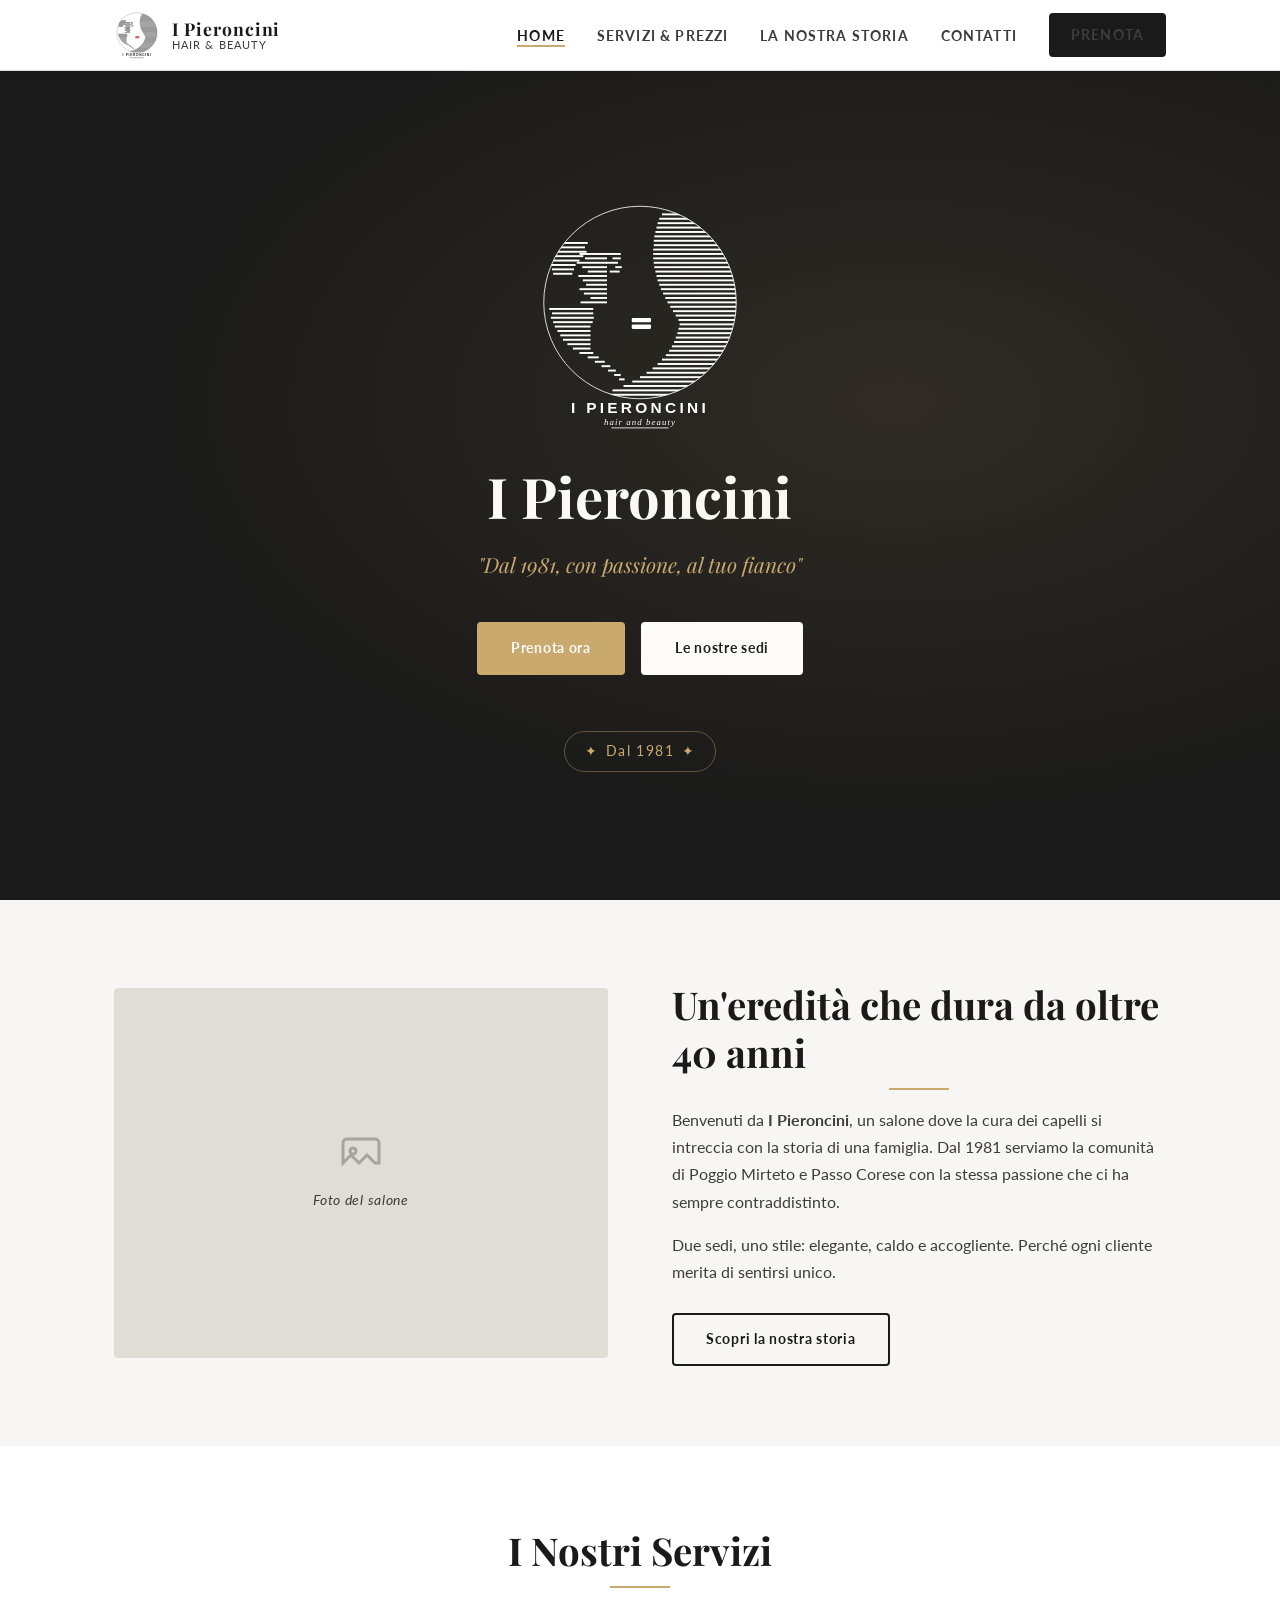
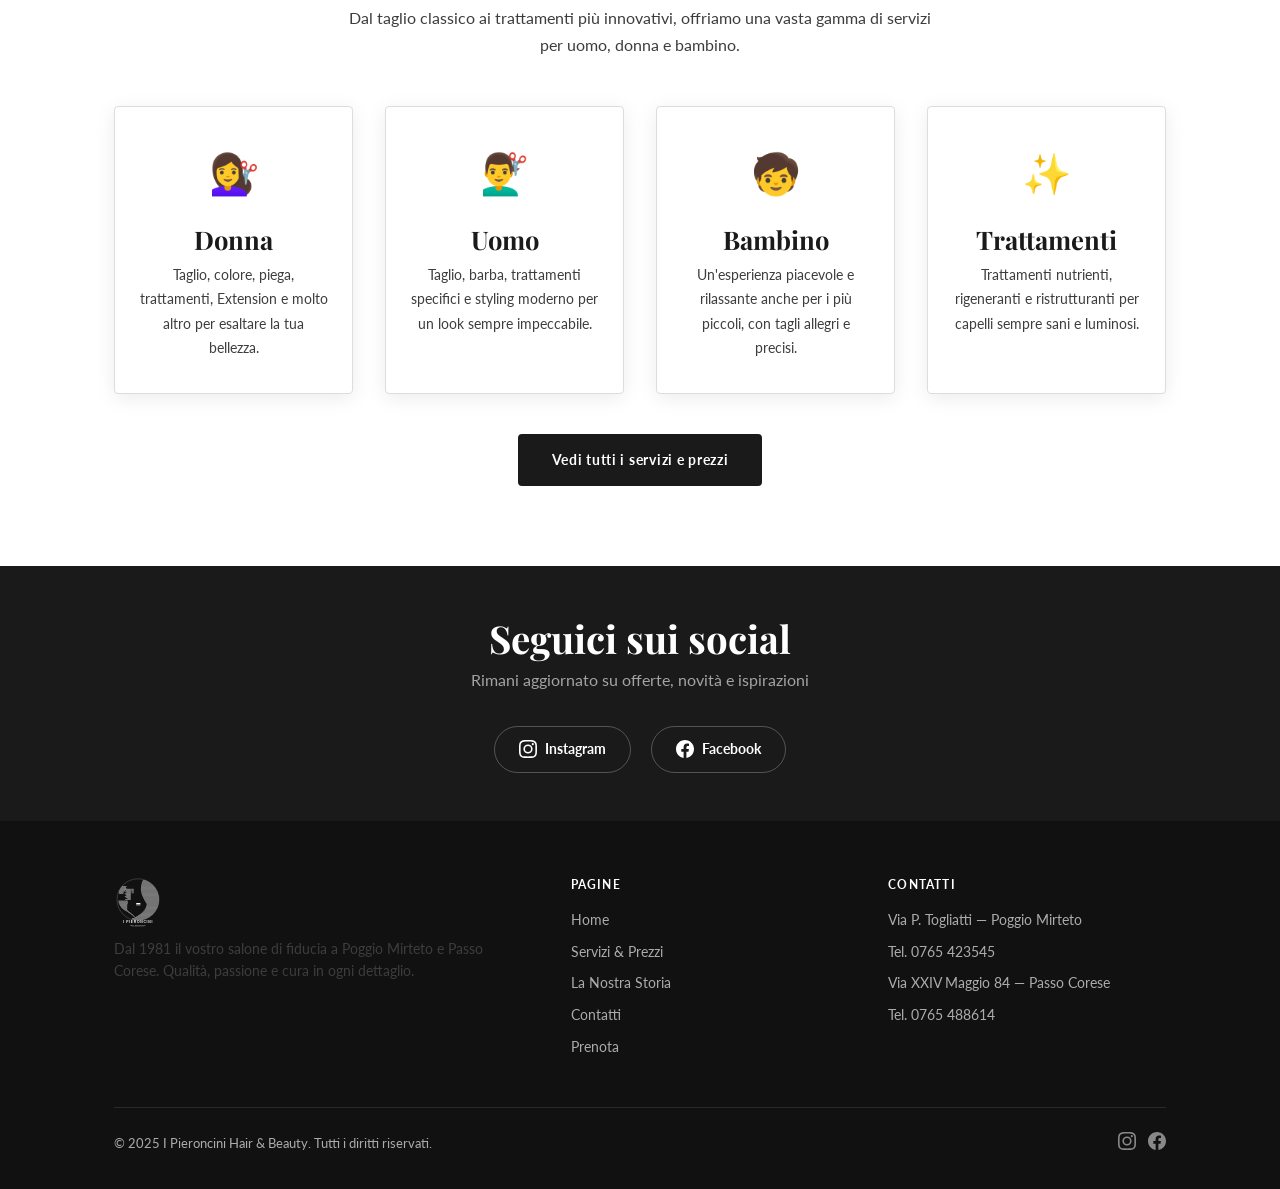
<file: index.html>
<!DOCTYPE html>
<html lang="it">
<head>
  <meta charset="UTF-8"/>
  <meta name="viewport" content="width=device-width, initial-scale=1.0"/>
  <meta name="description" content="I Pieroncini Hair and Beauty — Salone di parrucchieri dal 1981 a Poggio Mirteto e Passo Corese. Taglio, colore, trattamenti per uomo, donna e bambino."/>
  <title>I Pieroncini — Hair and Beauty</title>

  <!-- Favicon SVG -->
  <link rel="icon" type="image/svg+xml" href="img/logo.svg"/>

  <!-- Fonts -->
  <link rel="preconnect" href="https://fonts.googleapis.com"/>
  <link rel="preconnect" href="https://fonts.gstatic.com" crossorigin/>
  <link href="https://fonts.googleapis.com/css2?family=Playfair+Display:ital,wght@0,400;0,600;0,700;1,400&family=Lato:wght@300;400;700&display=swap" rel="stylesheet"/>

  <!-- Stylesheet -->
  <link rel="stylesheet" href="css/style.css"/>
</head>
<body class="page-offset">

  <!-- =============================================
       HEADER — condiviso su tutte le pagine
       ============================================= -->
  <header class="site-header">
    <nav class="navbar" aria-label="Navigazione principale">

      <!-- Logo -->
      <a href="index.html" class="navbar-logo" aria-label="I Pieroncini — torna alla home">
        <img src="img/logo.svg" alt="Logo I Pieroncini" width="48" height="48"/>
        <span class="logo-text">
          <span class="logo-name">I Pieroncini</span>
          <span class="logo-sub">Hair &amp; Beauty</span>
        </span>
      </a>

      <!-- Desktop links -->
      <ul class="nav-links" role="list">
        <li><a href="index.html">Home</a></li>
        <li><a href="servizi.html">Servizi &amp; Prezzi</a></li>
        <li><a href="storia.html">La Nostra Storia</a></li>
        <li><a href="contatti.html">Contatti</a></li>
        <li><a href="prenota.html" class="btn btn-primary">Prenota</a></li>
      </ul>

      <!-- Hamburger (mobile) -->
      <button class="hamburger" aria-label="Apri menu" aria-expanded="false">
        <span></span><span></span><span></span>
      </button>
    </nav>

    <!-- Mobile drawer -->
    <nav class="nav-mobile" aria-label="Navigazione mobile">
      <a href="index.html">Home</a>
      <a href="servizi.html">Servizi &amp; Prezzi</a>
      <a href="storia.html">La Nostra Storia</a>
      <a href="contatti.html">Contatti</a>
      <a href="prenota.html">Prenota</a>
    </nav>
  </header>

  <!-- =============================================
       HERO
       ============================================= -->
  <section class="hero">
    <div class="container">
      <img src="img/logo.svg" alt="I Pieroncini logo" class="hero-logo"/>
      <h1>I Pieroncini</h1>
      <!-- TODO: sostituire con testo reale -->
      <p class="hero-motto">"Dal 1981, con passione, al tuo fianco"</p>
      <div class="hero-cta">
        <a href="prenota.html" class="btn btn-champagne">Prenota ora</a>
        <a href="contatti.html" class="btn btn-outline btn-white">Le nostre sedi</a>
      </div>
      <!-- Badge "Dal 1981" -->
      <div class="hero-badge">
        <span>✦</span>
        <span>Dal 1981</span>
        <span>✦</span>
      </div>
    </div>
  </section>

  <!-- =============================================
       CHI SIAMO — breve presentazione
       ============================================= -->
  <section class="about-strip">
    <div class="container">
      <div class="about-grid">
        <!-- Immagine placeholder -->
        <div class="img-placeholder reveal">
          <!-- TODO: sostituire con foto reale del salone -->
          <svg viewBox="0 0 24 24" xmlns="http://www.w3.org/2000/svg"><path d="M21 15V5a2 2 0 0 0-2-2H5a2 2 0 0 0-2 2v10l4-4 4 4 4-4 4 4z" fill="none" stroke="currentColor" stroke-width="1.5"/><circle cx="8" cy="9" r="1.5" fill="none" stroke="currentColor" stroke-width="1.5"/></svg>
          <span>Foto del salone</span>
        </div>

        <div class="reveal reveal-delay-2">
          <h2>Un'eredità che dura da oltre 40 anni</h2>
          <span class="divider"></span>
          <!-- TODO: sostituire con testo reale -->
          <p>Benvenuti da <strong>I Pieroncini</strong>, un salone dove la cura dei capelli si intreccia con la storia di una famiglia. Dal 1981 serviamo la comunità di Poggio Mirteto e Passo Corese con la stessa passione che ci ha sempre contraddistinto.</p>
          <p>Due sedi, uno stile: elegante, caldo e accogliente. Perché ogni cliente merita di sentirsi unico.</p>
          <a href="storia.html" class="btn btn-outline" style="margin-top:.75rem">Scopri la nostra storia</a>
        </div>
      </div>
    </div>
  </section>

  <!-- =============================================
       SERVIZI — anteprima
       ============================================= -->
  <section>
    <div class="container">
      <h2 class="section-title reveal">I Nostri Servizi</h2>
      <span class="divider reveal reveal-delay-1"></span>
      <p class="section-subtitle reveal reveal-delay-2">Dal taglio classico ai trattamenti più innovativi, offriamo una vasta gamma di servizi per uomo, donna e bambino.</p>

      <div class="services-grid">
        <div class="service-card reveal reveal-delay-1">
          <span class="icon">💇‍♀️</span>
          <h3>Donna</h3>
          <!-- TODO: sostituire con testo reale -->
          <p>Taglio, colore, piega, trattamenti, Extension e molto altro per esaltare la tua bellezza.</p>
        </div>
        <div class="service-card reveal reveal-delay-2">
          <span class="icon">💇‍♂️</span>
          <h3>Uomo</h3>
          <!-- TODO: sostituire con testo reale -->
          <p>Taglio, barba, trattamenti specifici e styling moderno per un look sempre impeccabile.</p>
        </div>
        <div class="service-card reveal reveal-delay-3">
          <span class="icon">🧒</span>
          <h3>Bambino</h3>
          <!-- TODO: sostituire con testo reale -->
          <p>Un'esperienza piacevole e rilassante anche per i più piccoli, con tagli allegri e precisi.</p>
        </div>
        <div class="service-card reveal reveal-delay-4">
          <span class="icon">✨</span>
          <h3>Trattamenti</h3>
          <!-- TODO: sostituire con testo reale -->
          <p>Trattamenti nutrienti, rigeneranti e ristrutturanti per capelli sempre sani e luminosi.</p>
        </div>
      </div>
      <div style="text-align:center;margin-top:2.5rem">
        <a href="servizi.html" class="btn btn-primary reveal">Vedi tutti i servizi e prezzi</a>
      </div>
    </div>
  </section>

  <!-- =============================================
       SOCIAL STRIP
       ============================================= -->
  <section class="social-strip">
    <div class="container reveal">
      <h2>Seguici sui social</h2>
      <p>Rimani aggiornato su offerte, novità e ispirazioni</p>
      <div class="social-links">
        <!-- TODO: inserire URL reale -->
        <a href="https://www.instagram.com/ipieroncini" class="social-link" target="_blank" rel="noopener">
          <svg viewBox="0 0 24 24" xmlns="http://www.w3.org/2000/svg"><path d="M12 2.163c3.204 0 3.584.012 4.85.07 3.252.148 4.771 1.691 4.919 4.919.058 1.265.069 1.645.069 4.849 0 3.205-.012 3.584-.069 4.849-.149 3.225-1.664 4.771-4.919 4.919-1.266.058-1.644.07-4.85.07-3.204 0-3.584-.012-4.849-.07-3.26-.149-4.771-1.699-4.919-4.92-.058-1.265-.07-1.644-.07-4.849 0-3.204.013-3.583.07-4.849.149-3.227 1.664-4.771 4.919-4.919 1.266-.057 1.645-.069 4.849-.069zM12 0C8.741 0 8.333.014 7.053.072 2.695.272.273 2.69.073 7.052.014 8.333 0 8.741 0 12c0 3.259.014 3.668.072 4.948.2 4.358 2.618 6.78 6.98 6.98C8.333 23.986 8.741 24 12 24c3.259 0 3.668-.014 4.948-.072 4.354-.2 6.782-2.618 6.979-6.98.059-1.28.073-1.689.073-4.948 0-3.259-.014-3.667-.072-4.947-.196-4.354-2.617-6.78-6.979-6.98C15.668.014 15.259 0 12 0zm0 5.838a6.162 6.162 0 1 0 0 12.324 6.162 6.162 0 0 0 0-12.324zM12 16a4 4 0 1 1 0-8 4 4 0 0 1 0 8zm6.406-11.845a1.44 1.44 0 1 0 0 2.881 1.44 1.44 0 0 0 0-2.881z"/></svg>
          Instagram
        </a>
        <!-- TODO: inserire URL reale -->
        <a href="https://www.facebook.com/IPieronciniGroup/" class="social-link" target="_blank" rel="noopener">
          <svg viewBox="0 0 24 24" xmlns="http://www.w3.org/2000/svg"><path d="M24 12.073C24 5.405 18.627 0 12 0S0 5.405 0 12.073C0 18.1 4.388 23.094 10.125 24v-8.437H7.078v-3.49h3.047V9.41c0-3.025 1.791-4.697 4.533-4.697 1.312 0 2.686.235 2.686.235v2.97h-1.514c-1.491 0-1.956.931-1.956 1.886v2.273h3.328l-.532 3.49h-2.796V24C19.612 23.094 24 18.1 24 12.073z"/></svg>
          Facebook
        </a>
      </div>
    </div>
  </section>

  <!-- =============================================
       FOOTER — condiviso su tutte le pagine
       ============================================= -->
  <footer class="site-footer">
    <div class="container">
      <div class="footer-grid">
        <!-- Colonna brand -->
        <div class="footer-brand">
          <img src="img/logo.svg" alt="I Pieroncini" class="footer-logo"/>
          <!-- TODO: sostituire con testo reale -->
          <p>Dal 1981 il vostro salone di fiducia a Poggio Mirteto e Passo Corese. Qualità, passione e cura in ogni dettaglio.</p>
        </div>

        <!-- Colonna link rapidi -->
        <div class="footer-col">
          <h4>Pagine</h4>
          <ul>
            <li><a href="index.html">Home</a></li>
            <li><a href="servizi.html">Servizi &amp; Prezzi</a></li>
            <li><a href="storia.html">La Nostra Storia</a></li>
            <li><a href="contatti.html">Contatti</a></li>
            <li><a href="prenota.html">Prenota</a></li>
          </ul>
        </div>

        <!-- Colonna contatti -->
        <div class="footer-col">
          <h4>Contatti</h4>
          <ul>
            <li>Via P. Togliatti — Poggio Mirteto</li>
            <li>Tel. <a href="tel:0765423545">0765 423545</a></li>
            <li style="margin-top:.5rem">Via XXIV Maggio 84 — Passo Corese</li>
            <li>Tel. <a href="tel:0765488614">0765 488614</a></li>
          </ul>
        </div>
      </div>

      <!-- Footer bottom bar -->
      <div class="footer-bottom">
        <span>&copy; 2025 I Pieroncini Hair &amp; Beauty. Tutti i diritti riservati.</span>
        <div class="footer-social">
          <!-- TODO: inserire URL reale -->
          <a href="https://www.instagram.com/ipieroncini" target="_blank" rel="noopener" aria-label="Instagram">
            <svg width="18" height="18" viewBox="0 0 24 24" fill="currentColor"><path d="M12 2.163c3.204 0 3.584.012 4.85.07 3.252.148 4.771 1.691 4.919 4.919.058 1.265.069 1.645.069 4.849 0 3.205-.012 3.584-.069 4.849-.149 3.225-1.664 4.771-4.919 4.919-1.266.058-1.644.07-4.85.07-3.204 0-3.584-.012-4.849-.07-3.26-.149-4.771-1.699-4.919-4.92-.058-1.265-.07-1.644-.07-4.849 0-3.204.013-3.583.07-4.849.149-3.227 1.664-4.771 4.919-4.919 1.266-.057 1.645-.069 4.849-.069zM12 0C8.741 0 8.333.014 7.053.072 2.695.272.273 2.69.073 7.052.014 8.333 0 8.741 0 12c0 3.259.014 3.668.072 4.948.2 4.358 2.618 6.78 6.98 6.98C8.333 23.986 8.741 24 12 24c3.259 0 3.668-.014 4.948-.072 4.354-.2 6.782-2.618 6.979-6.98.059-1.28.073-1.689.073-4.948 0-3.259-.014-3.667-.072-4.947-.196-4.354-2.617-6.78-6.979-6.98C15.668.014 15.259 0 12 0zm0 5.838a6.162 6.162 0 1 0 0 12.324 6.162 6.162 0 0 0 0-12.324zM12 16a4 4 0 1 1 0-8 4 4 0 0 1 0 8zm6.406-11.845a1.44 1.44 0 1 0 0 2.881 1.44 1.44 0 0 0 0-2.881z"/></svg>
          </a>
          <!-- TODO: inserire URL reale -->
          <a href="https://www.facebook.com/IPieronciniGroup/" target="_blank" rel="noopener" aria-label="Facebook">
            <svg width="18" height="18" viewBox="0 0 24 24" fill="currentColor"><path d="M24 12.073C24 5.405 18.627 0 12 0S0 5.405 0 12.073C0 18.1 4.388 23.094 10.125 24v-8.437H7.078v-3.49h3.047V9.41c0-3.025 1.791-4.697 4.533-4.697 1.312 0 2.686.235 2.686.235v2.97h-1.514c-1.491 0-1.956.931-1.956 1.886v2.273h3.328l-.532 3.49h-2.796V24C19.612 23.094 24 18.1 24 12.073z"/></svg>
          </a>
        </div>
      </div>
    </div>
  </footer>

  <script src="js/main.js"></script>
</body>
</html>
</file>
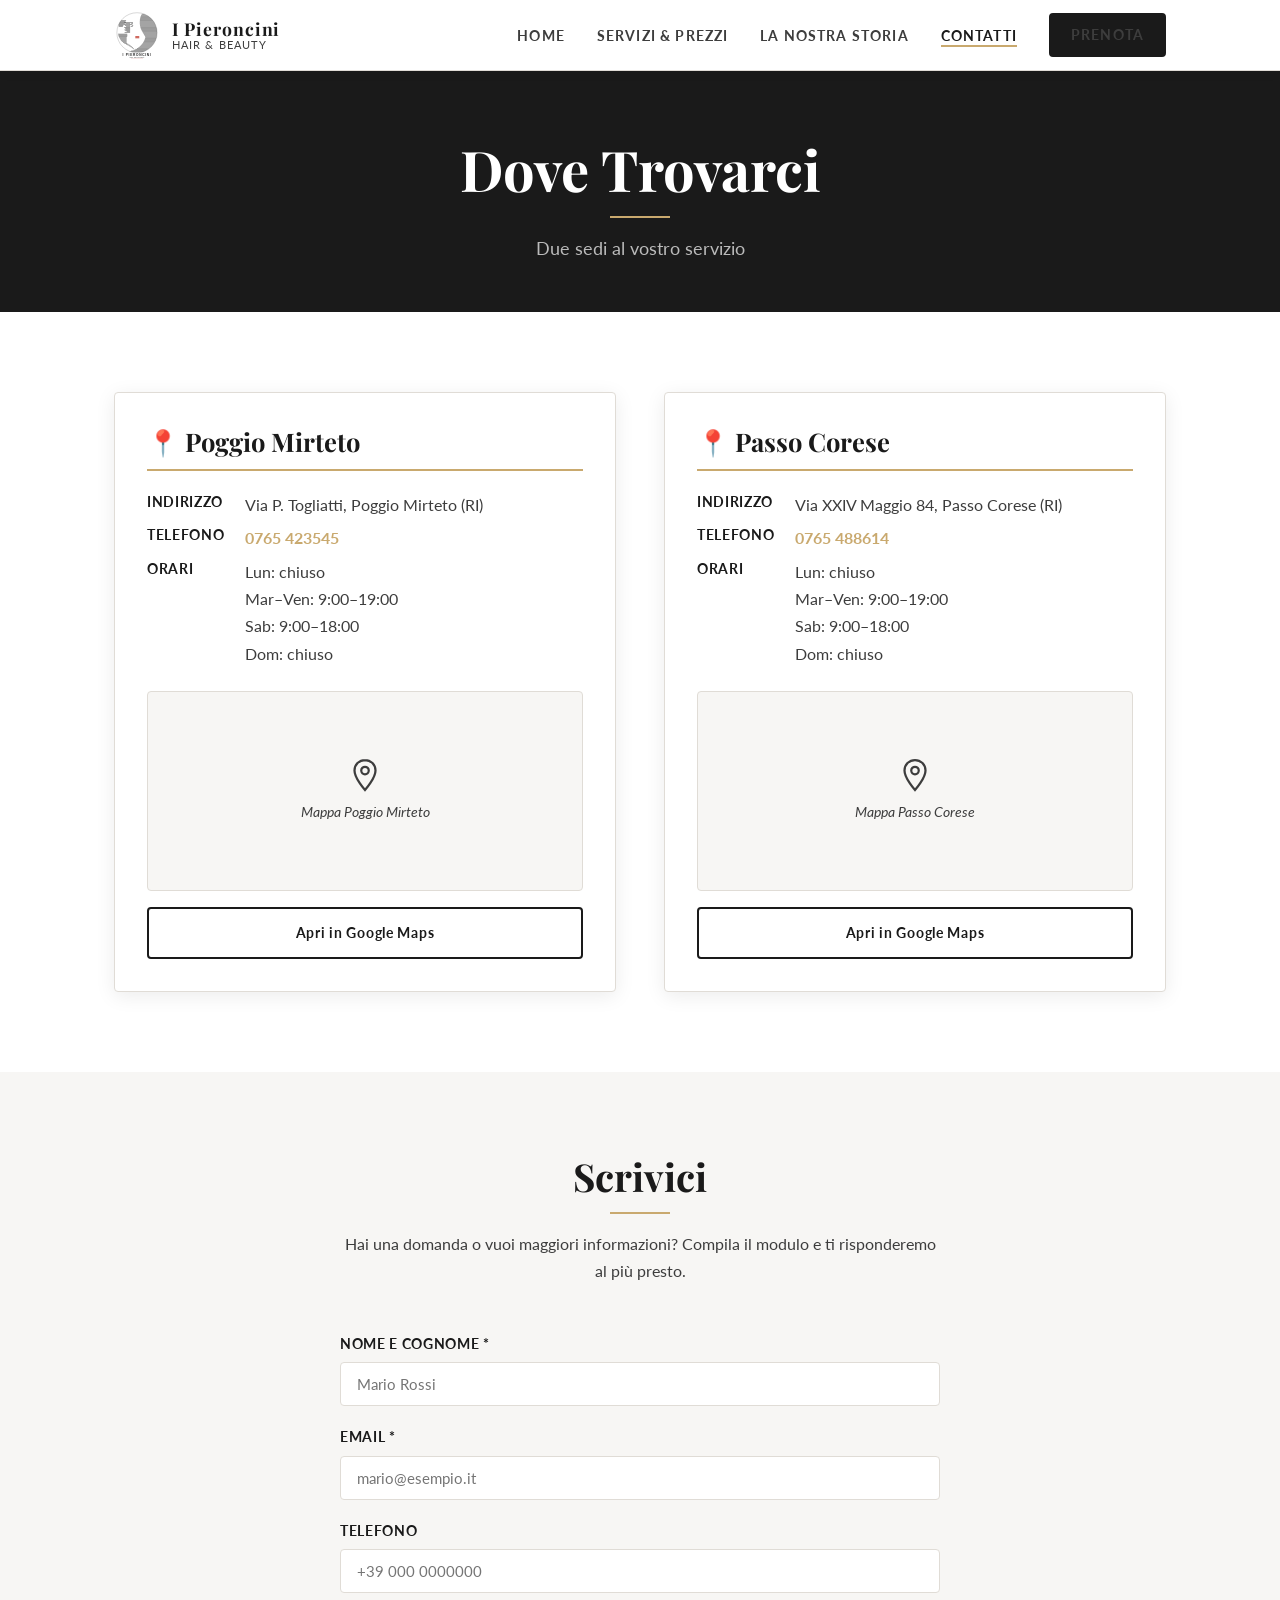
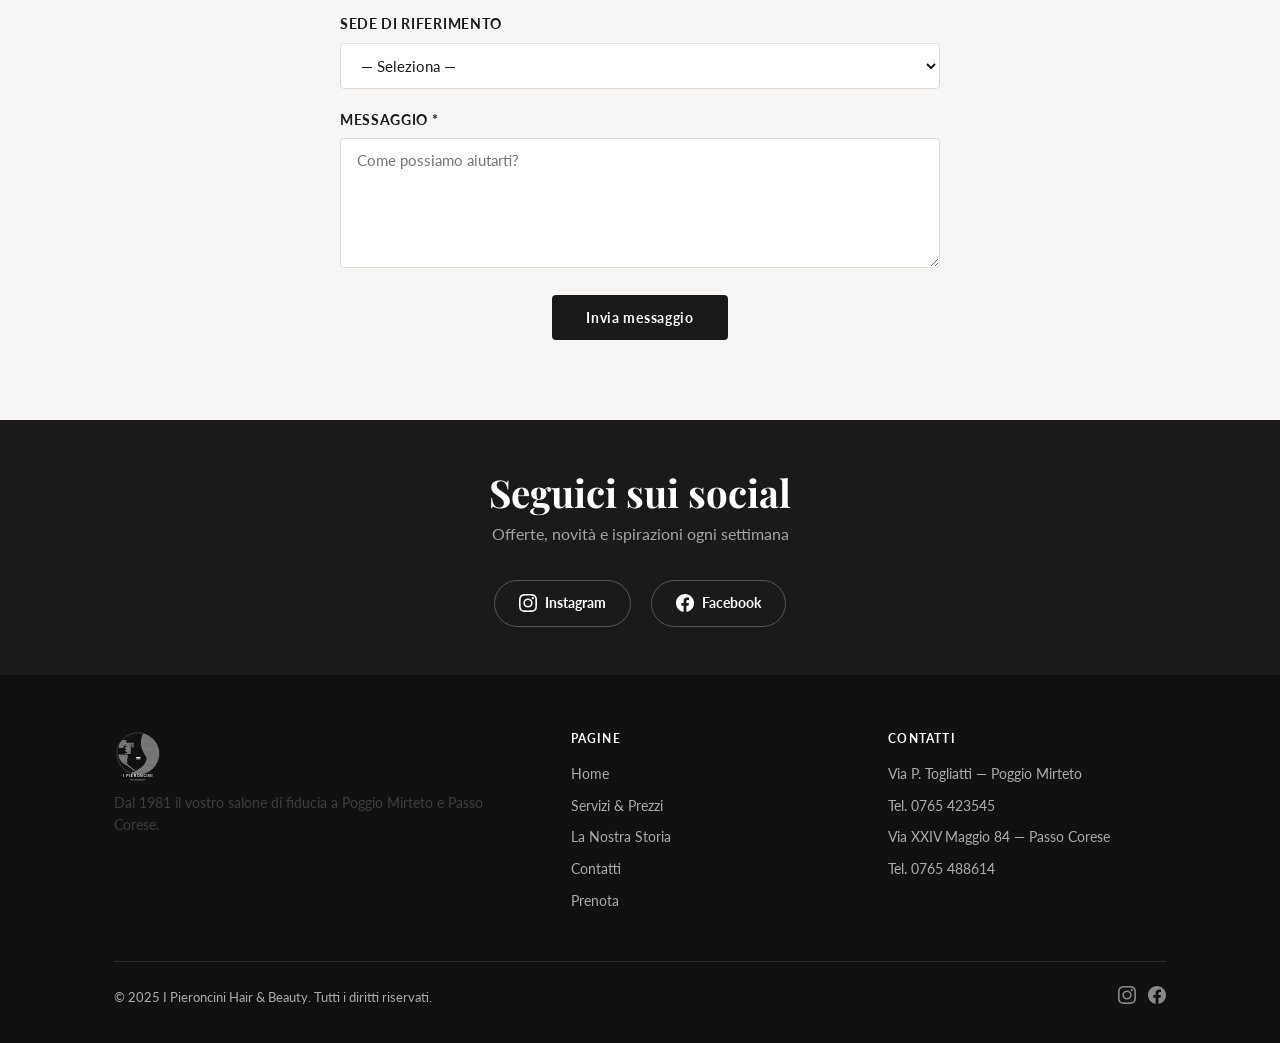
<file: contatti.html>
<!DOCTYPE html>
<html lang="it">
<head>
  <meta charset="UTF-8"/>
  <meta name="viewport" content="width=device-width, initial-scale=1.0"/>
  <meta name="description" content="Contatti I Pieroncini Hair and Beauty — Sedi, indirizzi, telefoni e orari a Poggio Mirteto e Passo Corese."/>
  <title>Contatti — I Pieroncini</title>
  <link rel="icon" type="image/svg+xml" href="img/logo.svg"/>
  <link rel="preconnect" href="https://fonts.googleapis.com"/>
  <link rel="preconnect" href="https://fonts.gstatic.com" crossorigin/>
  <link href="https://fonts.googleapis.com/css2?family=Playfair+Display:ital,wght@0,400;0,600;0,700;1,400&family=Lato:wght@300;400;700&display=swap" rel="stylesheet"/>
  <link rel="stylesheet" href="css/style.css"/>
</head>
<body class="page-offset">

  <!-- ===== HEADER ===== -->
  <header class="site-header">
    <nav class="navbar" aria-label="Navigazione principale">
      <a href="index.html" class="navbar-logo" aria-label="I Pieroncini — torna alla home">
        <img src="img/logo.svg" alt="Logo I Pieroncini" width="48" height="48"/>
        <span class="logo-text">
          <span class="logo-name">I Pieroncini</span>
          <span class="logo-sub">Hair &amp; Beauty</span>
        </span>
      </a>
      <ul class="nav-links" role="list">
        <li><a href="index.html">Home</a></li>
        <li><a href="servizi.html">Servizi &amp; Prezzi</a></li>
        <li><a href="storia.html">La Nostra Storia</a></li>
        <li><a href="contatti.html">Contatti</a></li>
        <li><a href="prenota.html" class="btn btn-primary">Prenota</a></li>
      </ul>
      <button class="hamburger" aria-label="Apri menu" aria-expanded="false">
        <span></span><span></span><span></span>
      </button>
    </nav>
    <nav class="nav-mobile" aria-label="Navigazione mobile">
      <a href="index.html">Home</a>
      <a href="servizi.html">Servizi &amp; Prezzi</a>
      <a href="storia.html">La Nostra Storia</a>
      <a href="contatti.html">Contatti</a>
      <a href="prenota.html">Prenota</a>
    </nav>
  </header>

  <!-- ===== PAGE HERO ===== -->
  <div class="page-hero">
    <h1>Dove Trovarci</h1>
    <span class="divider"></span>
    <p>Due sedi al vostro servizio</p>
  </div>

  <!-- ===== SEDI ===== -->
  <section>
    <div class="container">
      <div class="contatti-grid">

        <!-- SEDE 1: Poggio Mirteto -->
        <div class="sede-card reveal">
          <h3>📍 Poggio Mirteto</h3>
          <div class="sede-info">
            <p>
              <span class="label">Indirizzo</span>
              Via P. Togliatti, Poggio Mirteto (RI)
            </p>
            <p>
              <span class="label">Telefono</span>
              <a href="tel:0765423545" style="color:var(--champagne);font-weight:700;">0765 423545</a>
            </p>
            <p>
              <span class="label">Orari</span>
              <!-- TODO: sostituire con orari reali -->
              <span>
                Lun: chiuso<br/>
                Mar–Ven: 9:00–19:00<br/>
                Sab: 9:00–18:00<br/>
                Dom: chiuso
              </span>
            </p>
          </div>

          <!-- Placeholder mappa -->
          <div class="map-placeholder">
            <!-- TODO: sostituire con Google Maps embed reale -->
            <svg width="36" height="36" viewBox="0 0 24 24" fill="none" stroke="currentColor" stroke-width="1.5"><path d="M12 2C8.13 2 5 5.13 5 9c0 5.25 7 13 7 13s7-7.75 7-13c0-3.87-3.13-7-7-7z"/><circle cx="12" cy="9" r="2.5"/></svg>
            Mappa Poggio Mirteto
          </div>
          <!-- TODO: inserire link Google Maps reale -->
          <a href="https://maps.google.com/?q=Via+P.+Togliatti,+Poggio+Mirteto+RI" target="_blank" rel="noopener" class="btn btn-outline" style="width:100%;text-align:center;display:block;">
            Apri in Google Maps
          </a>
        </div>

        <!-- SEDE 2: Passo Corese -->
        <div class="sede-card reveal reveal-delay-2">
          <h3>📍 Passo Corese</h3>
          <div class="sede-info">
            <p>
              <span class="label">Indirizzo</span>
              Via XXIV Maggio 84, Passo Corese (RI)
            </p>
            <p>
              <span class="label">Telefono</span>
              <a href="tel:0765488614" style="color:var(--champagne);font-weight:700;">0765 488614</a>
            </p>
            <p>
              <span class="label">Orari</span>
              <!-- TODO: sostituire con orari reali -->
              <span>
                Lun: chiuso<br/>
                Mar–Ven: 9:00–19:00<br/>
                Sab: 9:00–18:00<br/>
                Dom: chiuso
              </span>
            </p>
          </div>

          <!-- Placeholder mappa -->
          <div class="map-placeholder">
            <!-- TODO: sostituire con Google Maps embed reale -->
            <svg width="36" height="36" viewBox="0 0 24 24" fill="none" stroke="currentColor" stroke-width="1.5"><path d="M12 2C8.13 2 5 5.13 5 9c0 5.25 7 13 7 13s7-7.75 7-13c0-3.87-3.13-7-7-7z"/><circle cx="12" cy="9" r="2.5"/></svg>
            Mappa Passo Corese
          </div>
          <!-- TODO: inserire link Google Maps reale -->
          <a href="https://maps.google.com/?q=Via+XXIV+Maggio+84,+Passo+Corese+RI" target="_blank" rel="noopener" class="btn btn-outline" style="width:100%;text-align:center;display:block;">
            Apri in Google Maps
          </a>
        </div>

      </div><!-- /contatti-grid -->
    </div>
  </section>

  <!-- ===== FORM CONTATTO ===== -->
  <section class="bg-light">
    <div class="container">
      <h2 class="section-title reveal">Scrivici</h2>
      <span class="divider reveal reveal-delay-1"></span>
      <p class="section-subtitle reveal reveal-delay-2">
        <!-- TODO: sostituire con testo reale -->
        Hai una domanda o vuoi maggiori informazioni? Compila il modulo e ti risponderemo al più presto.
      </p>

      <!-- TODO: collegare il form a un servizio reale (es. EmailJS, Netlify Forms, Formspree) -->
      <form id="contact-form" class="contact-form reveal reveal-delay-2" novalidate>
        <div class="form-group">
          <label for="name">Nome e cognome *</label>
          <input type="text" id="name" name="name" placeholder="Mario Rossi" required/>
        </div>
        <div class="form-group">
          <label for="email">Email *</label>
          <input type="email" id="email" name="email" placeholder="mario@esempio.it" required/>
        </div>
        <div class="form-group">
          <label for="phone">Telefono</label>
          <input type="tel" id="phone" name="phone" placeholder="+39 000 0000000"/>
        </div>
        <div class="form-group">
          <label for="sede">Sede di riferimento</label>
          <select id="sede" name="sede">
            <option value="">— Seleziona —</option>
            <option value="poggio-mirteto">Poggio Mirteto</option>
            <option value="passo-corese">Passo Corese</option>
          </select>
        </div>
        <div class="form-group">
          <label for="message">Messaggio *</label>
          <textarea id="message" name="message" placeholder="Come possiamo aiutarti?" required></textarea>
        </div>
        <div style="text-align:center">
          <button type="submit" class="btn btn-primary">Invia messaggio</button>
        </div>
      </form>
    </div>
  </section>

  <!-- ===== SOCIAL STRIP ===== -->
  <section class="social-strip">
    <div class="container reveal">
      <h2>Seguici sui social</h2>
      <p>Offerte, novità e ispirazioni ogni settimana</p>
      <div class="social-links">
        <!-- TODO: inserire URL reale -->
        <a href="https://www.instagram.com/ipieroncini" class="social-link" target="_blank" rel="noopener">
          <svg viewBox="0 0 24 24"><path d="M12 2.163c3.204 0 3.584.012 4.85.07 3.252.148 4.771 1.691 4.919 4.919.058 1.265.069 1.645.069 4.849 0 3.205-.012 3.584-.069 4.849-.149 3.225-1.664 4.771-4.919 4.919-1.266.058-1.644.07-4.85.07-3.204 0-3.584-.012-4.849-.07-3.26-.149-4.771-1.699-4.919-4.92-.058-1.265-.07-1.644-.07-4.849 0-3.204.013-3.583.07-4.849.149-3.227 1.664-4.771 4.919-4.919 1.266-.057 1.645-.069 4.849-.069zM12 0C8.741 0 8.333.014 7.053.072 2.695.272.273 2.69.073 7.052.014 8.333 0 8.741 0 12c0 3.259.014 3.668.072 4.948.2 4.358 2.618 6.78 6.98 6.98C8.333 23.986 8.741 24 12 24c3.259 0 3.668-.014 4.948-.072 4.354-.2 6.782-2.618 6.979-6.98.059-1.28.073-1.689.073-4.948 0-3.259-.014-3.667-.072-4.947-.196-4.354-2.617-6.78-6.979-6.98C15.668.014 15.259 0 12 0zm0 5.838a6.162 6.162 0 1 0 0 12.324 6.162 6.162 0 0 0 0-12.324zM12 16a4 4 0 1 1 0-8 4 4 0 0 1 0 8zm6.406-11.845a1.44 1.44 0 1 0 0 2.881 1.44 1.44 0 0 0 0-2.881z"/></svg>
          Instagram
        </a>
        <!-- TODO: inserire URL reale -->
        <a href="https://www.facebook.com/IPieronciniGroup/" class="social-link" target="_blank" rel="noopener">
          <svg viewBox="0 0 24 24"><path d="M24 12.073C24 5.405 18.627 0 12 0S0 5.405 0 12.073C0 18.1 4.388 23.094 10.125 24v-8.437H7.078v-3.49h3.047V9.41c0-3.025 1.791-4.697 4.533-4.697 1.312 0 2.686.235 2.686.235v2.97h-1.514c-1.491 0-1.956.931-1.956 1.886v2.273h3.328l-.532 3.49h-2.796V24C19.612 23.094 24 18.1 24 12.073z"/></svg>
          Facebook
        </a>
      </div>
    </div>
  </section>

  <!-- ===== FOOTER ===== -->
  <footer class="site-footer">
    <div class="container">
      <div class="footer-grid">
        <div class="footer-brand">
          <img src="img/logo.svg" alt="I Pieroncini" class="footer-logo"/>
          <!-- TODO: sostituire con testo reale -->
          <p>Dal 1981 il vostro salone di fiducia a Poggio Mirteto e Passo Corese.</p>
        </div>
        <div class="footer-col">
          <h4>Pagine</h4>
          <ul>
            <li><a href="index.html">Home</a></li>
            <li><a href="servizi.html">Servizi &amp; Prezzi</a></li>
            <li><a href="storia.html">La Nostra Storia</a></li>
            <li><a href="contatti.html">Contatti</a></li>
            <li><a href="prenota.html">Prenota</a></li>
          </ul>
        </div>
        <div class="footer-col">
          <h4>Contatti</h4>
          <ul>
            <li>Via P. Togliatti — Poggio Mirteto</li>
            <li>Tel. <a href="tel:0765423545">0765 423545</a></li>
            <li style="margin-top:.5rem">Via XXIV Maggio 84 — Passo Corese</li>
            <li>Tel. <a href="tel:0765488614">0765 488614</a></li>
          </ul>
        </div>
      </div>
      <div class="footer-bottom">
        <span>&copy; 2025 I Pieroncini Hair &amp; Beauty. Tutti i diritti riservati.</span>
        <div class="footer-social">
          <!-- TODO: inserire URL reale -->
          <a href="https://www.instagram.com/ipieroncini" target="_blank" rel="noopener" aria-label="Instagram">
            <svg width="18" height="18" viewBox="0 0 24 24" fill="currentColor"><path d="M12 2.163c3.204 0 3.584.012 4.85.07 3.252.148 4.771 1.691 4.919 4.919.058 1.265.069 1.645.069 4.849 0 3.205-.012 3.584-.069 4.849-.149 3.225-1.664 4.771-4.919 4.919-1.266.058-1.644.07-4.85.07-3.204 0-3.584-.012-4.849-.07-3.26-.149-4.771-1.699-4.919-4.92-.058-1.265-.07-1.644-.07-4.849 0-3.204.013-3.583.07-4.849.149-3.227 1.664-4.771 4.919-4.919 1.266-.057 1.645-.069 4.849-.069zM12 0C8.741 0 8.333.014 7.053.072 2.695.272.273 2.69.073 7.052.014 8.333 0 8.741 0 12c0 3.259.014 3.668.072 4.948.2 4.358 2.618 6.78 6.98 6.98C8.333 23.986 8.741 24 12 24c3.259 0 3.668-.014 4.948-.072 4.354-.2 6.782-2.618 6.979-6.98.059-1.28.073-1.689.073-4.948 0-3.259-.014-3.667-.072-4.947-.196-4.354-2.617-6.78-6.979-6.98C15.668.014 15.259 0 12 0zm0 5.838a6.162 6.162 0 1 0 0 12.324 6.162 6.162 0 0 0 0-12.324zM12 16a4 4 0 1 1 0-8 4 4 0 0 1 0 8zm6.406-11.845a1.44 1.44 0 1 0 0 2.881 1.44 1.44 0 0 0 0-2.881z"/></svg>
          </a>
          <!-- TODO: inserire URL reale -->
          <a href="https://www.facebook.com/IPieronciniGroup/" target="_blank" rel="noopener" aria-label="Facebook">
            <svg width="18" height="18" viewBox="0 0 24 24" fill="currentColor"><path d="M24 12.073C24 5.405 18.627 0 12 0S0 5.405 0 12.073C0 18.1 4.388 23.094 10.125 24v-8.437H7.078v-3.49h3.047V9.41c0-3.025 1.791-4.697 4.533-4.697 1.312 0 2.686.235 2.686.235v2.97h-1.514c-1.491 0-1.956.931-1.956 1.886v2.273h3.328l-.532 3.49h-2.796V24C19.612 23.094 24 18.1 24 12.073z"/></svg>
          </a>
        </div>
      </div>
    </div>
  </footer>

  <script src="js/main.js"></script>
</body>
</html>
</file>
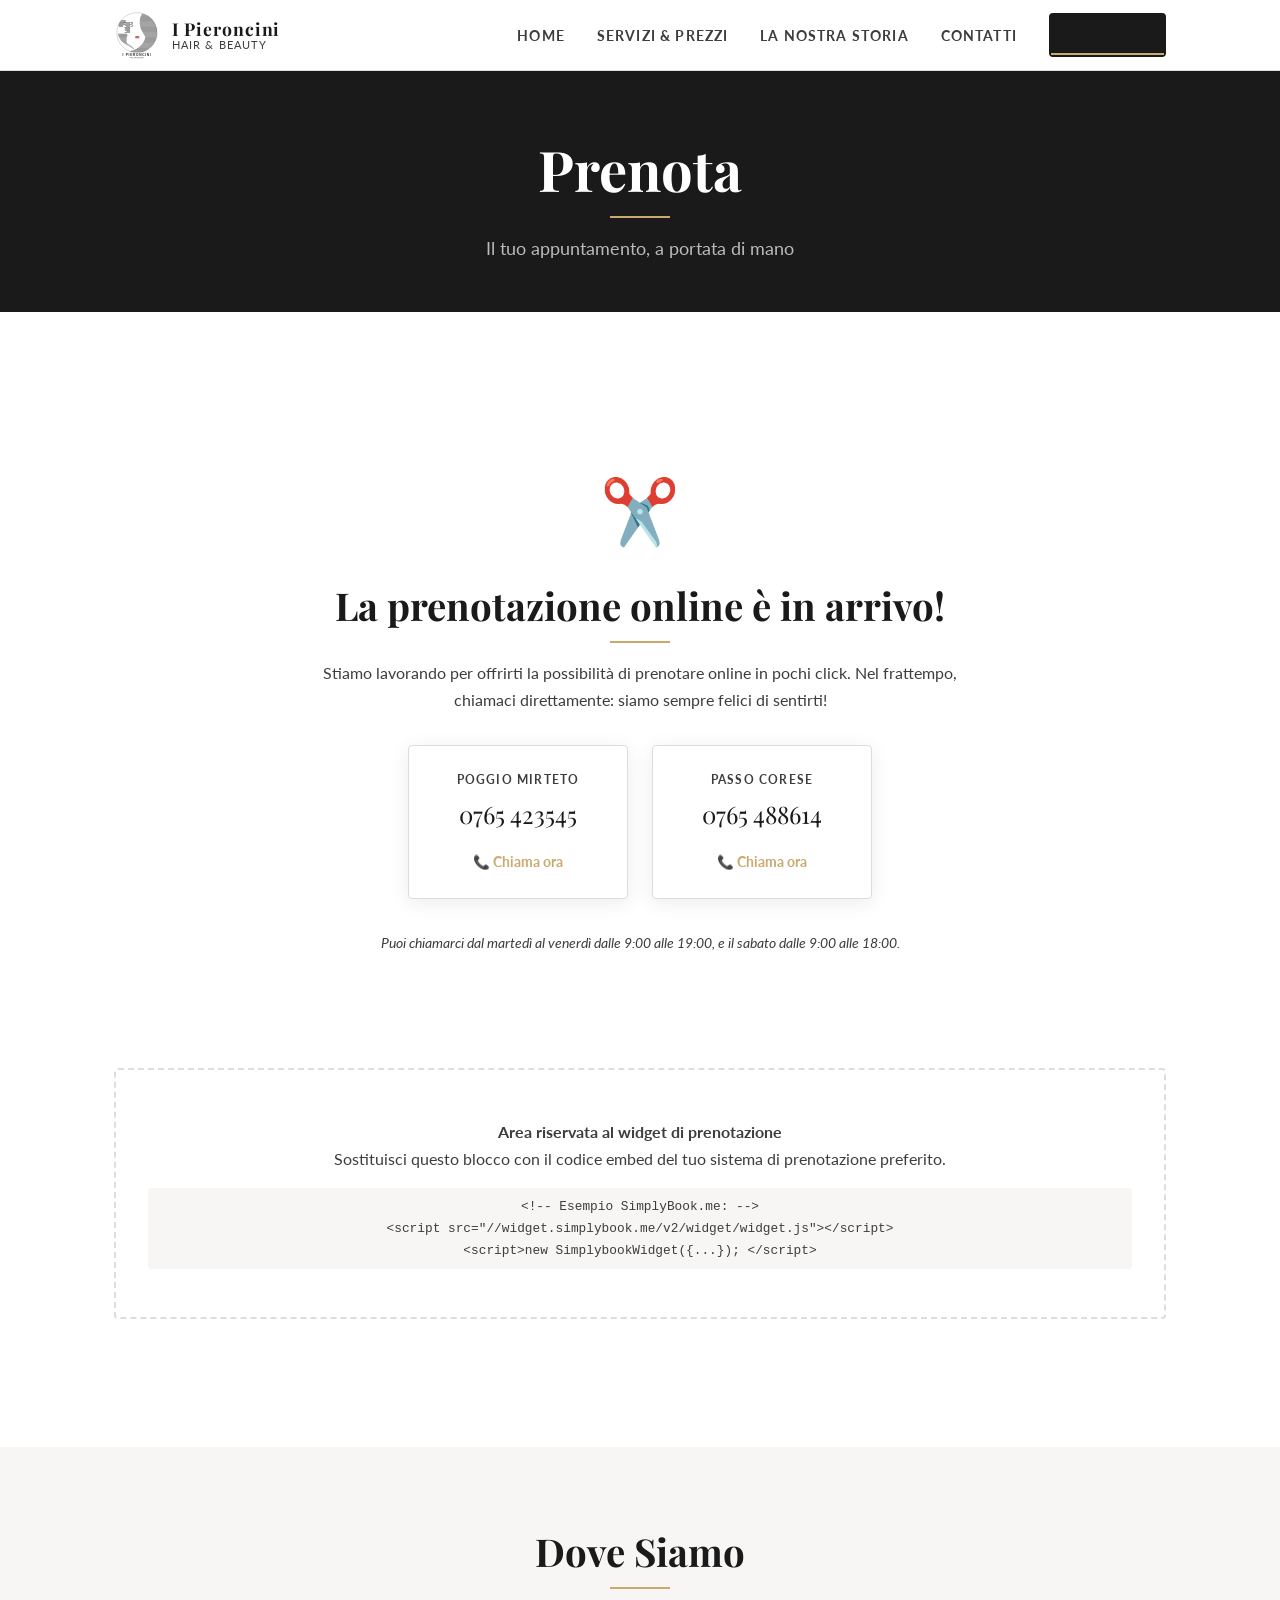
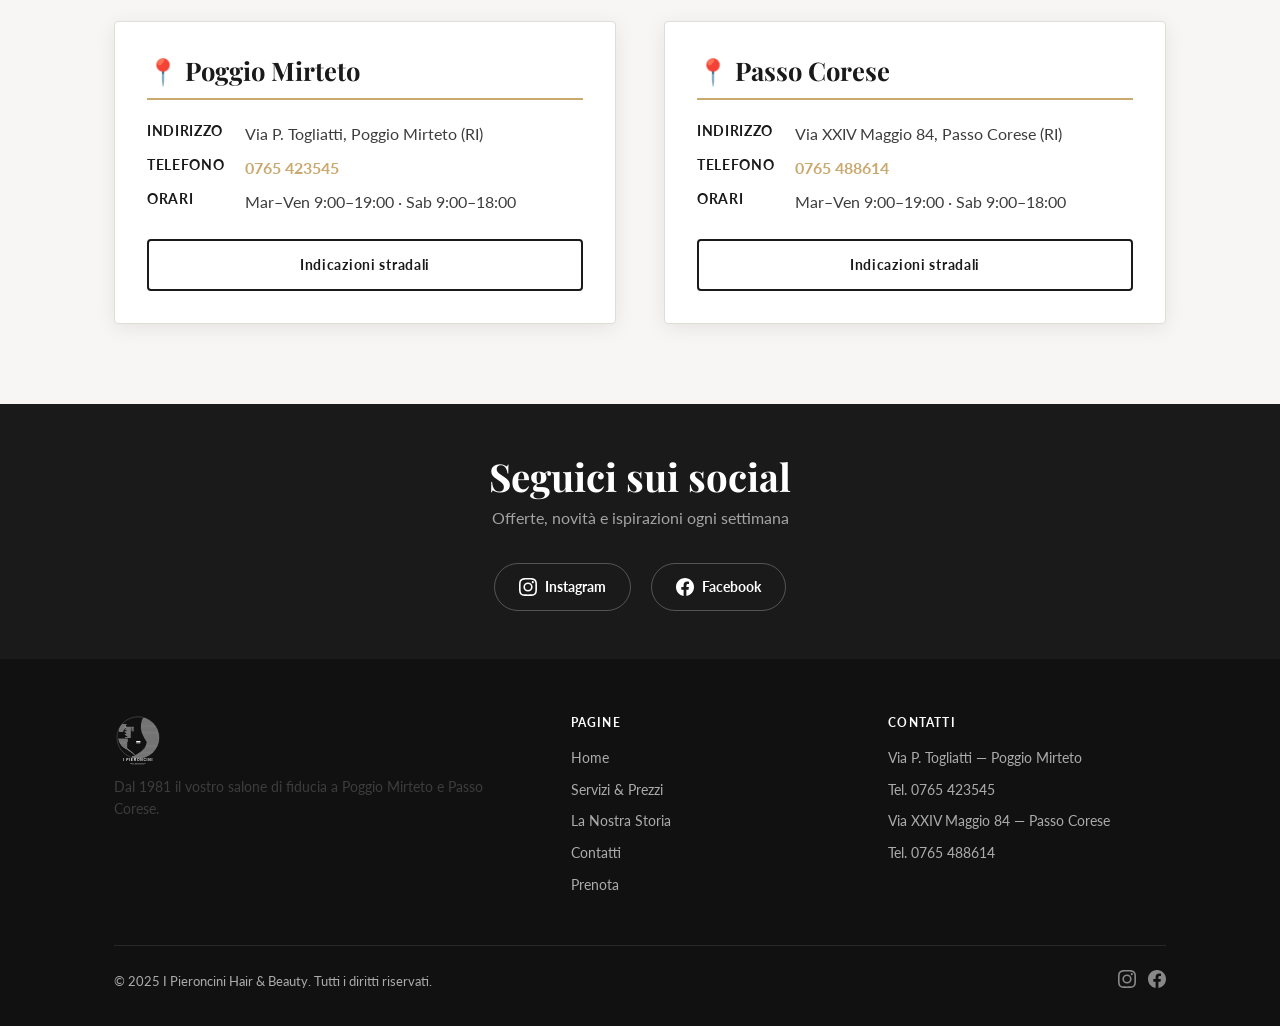
<file: prenota.html>
<!DOCTYPE html>
<html lang="it">
<head>
  <meta charset="UTF-8"/>
  <meta name="viewport" content="width=device-width, initial-scale=1.0"/>
  <meta name="description" content="Prenota il tuo appuntamento da I Pieroncini Hair and Beauty — Poggio Mirteto e Passo Corese."/>
  <title>Prenota — I Pieroncini</title>
  <link rel="icon" type="image/svg+xml" href="img/logo.svg"/>
  <link rel="preconnect" href="https://fonts.googleapis.com"/>
  <link rel="preconnect" href="https://fonts.gstatic.com" crossorigin/>
  <link href="https://fonts.googleapis.com/css2?family=Playfair+Display:ital,wght@0,400;0,600;0,700;1,400&family=Lato:wght@300;400;700&display=swap" rel="stylesheet"/>
  <link rel="stylesheet" href="css/style.css"/>
</head>
<body class="page-offset">

  <!-- ===== HEADER ===== -->
  <header class="site-header">
    <nav class="navbar" aria-label="Navigazione principale">
      <a href="index.html" class="navbar-logo" aria-label="I Pieroncini — torna alla home">
        <img src="img/logo.svg" alt="Logo I Pieroncini" width="48" height="48"/>
        <span class="logo-text">
          <span class="logo-name">I Pieroncini</span>
          <span class="logo-sub">Hair &amp; Beauty</span>
        </span>
      </a>
      <ul class="nav-links" role="list">
        <li><a href="index.html">Home</a></li>
        <li><a href="servizi.html">Servizi &amp; Prezzi</a></li>
        <li><a href="storia.html">La Nostra Storia</a></li>
        <li><a href="contatti.html">Contatti</a></li>
        <li><a href="prenota.html" class="btn btn-primary">Prenota</a></li>
      </ul>
      <button class="hamburger" aria-label="Apri menu" aria-expanded="false">
        <span></span><span></span><span></span>
      </button>
    </nav>
    <nav class="nav-mobile" aria-label="Navigazione mobile">
      <a href="index.html">Home</a>
      <a href="servizi.html">Servizi &amp; Prezzi</a>
      <a href="storia.html">La Nostra Storia</a>
      <a href="contatti.html">Contatti</a>
      <a href="prenota.html">Prenota</a>
    </nav>
  </header>

  <!-- ===== PAGE HERO ===== -->
  <div class="page-hero">
    <h1>Prenota</h1>
    <span class="divider"></span>
    <p>Il tuo appuntamento, a portata di mano</p>
  </div>

  <!-- ===== PRENOTA HERO MESSAGE ===== -->
  <section>
    <div class="container">
      <div class="prenota-hero reveal">
        <div class="big-icon">✂️</div>
        <h2>La prenotazione online è in arrivo!</h2>
        <span class="divider"></span>
        <!-- TODO: sostituire con testo reale quando il widget sarà attivo -->
        <p>
          Stiamo lavorando per offrirti la possibilità di prenotare online in pochi click.
          Nel frattempo, chiamaci direttamente: siamo sempre felici di sentirti!
        </p>

        <!-- Numeri di telefono -->
        <div class="prenota-phones">
          <div class="phone-card">
            <p class="city">Poggio Mirteto</p>
            <p class="number">0765 423545</p>
            <a href="tel:0765423545">📞 Chiama ora</a>
          </div>
          <div class="phone-card">
            <p class="city">Passo Corese</p>
            <p class="number">0765 488614</p>
            <a href="tel:0765488614">📞 Chiama ora</a>
          </div>
        </div>

        <p style="font-size:.9rem;color:var(--anthracite);font-style:italic;">
          <!-- TODO: sostituire con orari reali -->
          Puoi chiamarci dal martedì al venerdì dalle 9:00 alle 19:00, e il sabato dalle 9:00 alle 18:00.
        </p>
      </div>

      <!--
        ============================================================
        SEZIONE WIDGET DI PRENOTAZIONE (da attivare in futuro)
        ============================================================
        Per aggiungere un widget di prenotazione online (es. SimplyBook.me, Calendly, ecc.):
        1. Registrati sul servizio prescelto e crea il tuo profilo
        2. Ottieni il codice embed dal servizio
        3. Sostituisci l'intero blocco .booking-widget-placeholder qui sotto
           con il codice embed fornito dal servizio
        4. Rimuovi anche il messaggio "La prenotazione online è in arrivo" sopra
        ============================================================
      -->
      <!-- TODO: sostituire con il widget di prenotazione reale (es. SimplyBook.me) -->
      <div class="booking-widget-placeholder reveal">
        <p>
          <strong>Area riservata al widget di prenotazione</strong><br/>
          Sostituisci questo blocco con il codice embed del tuo sistema di prenotazione preferito.
        </p>
        <code>
          &lt;!-- Esempio SimplyBook.me: --&gt;<br/>
          &lt;script src="//widget.simplybook.me/v2/widget/widget.js"&gt;&lt;/script&gt;<br/>
          &lt;script&gt;new SimplybookWidget({...}); &lt;/script&gt;
        </code>
      </div>

    </div>
  </section>

  <!-- ===== COME RAGGIUNGERCI ===== -->
  <section class="bg-light">
    <div class="container">
      <h2 class="section-title reveal">Dove Siamo</h2>
      <span class="divider reveal reveal-delay-1"></span>
      <div class="contatti-grid" style="margin-top:2rem">
        <div class="sede-card reveal reveal-delay-1">
          <h3>📍 Poggio Mirteto</h3>
          <div class="sede-info">
            <p><span class="label">Indirizzo</span>Via P. Togliatti, Poggio Mirteto (RI)</p>
            <p><span class="label">Telefono</span><a href="tel:0765423545" style="color:var(--champagne);font-weight:700;">0765 423545</a></p>
            <!-- TODO: sostituire con orari reali -->
            <p><span class="label">Orari</span>
              <span>Mar–Ven 9:00–19:00 · Sab 9:00–18:00</span>
            </p>
          </div>
          <!-- TODO: inserire link Google Maps reale -->
          <a href="https://maps.google.com/?q=Via+P.+Togliatti,+Poggio+Mirteto+RI" target="_blank" rel="noopener" class="btn btn-outline" style="width:100%;text-align:center;display:block;">
            Indicazioni stradali
          </a>
        </div>
        <div class="sede-card reveal reveal-delay-2">
          <h3>📍 Passo Corese</h3>
          <div class="sede-info">
            <p><span class="label">Indirizzo</span>Via XXIV Maggio 84, Passo Corese (RI)</p>
            <p><span class="label">Telefono</span><a href="tel:0765488614" style="color:var(--champagne);font-weight:700;">0765 488614</a></p>
            <!-- TODO: sostituire con orari reali -->
            <p><span class="label">Orari</span>
              <span>Mar–Ven 9:00–19:00 · Sab 9:00–18:00</span>
            </p>
          </div>
          <!-- TODO: inserire link Google Maps reale -->
          <a href="https://maps.google.com/?q=Via+XXIV+Maggio+84,+Passo+Corese+RI" target="_blank" rel="noopener" class="btn btn-outline" style="width:100%;text-align:center;display:block;">
            Indicazioni stradali
          </a>
        </div>
      </div>
    </div>
  </section>

  <!-- ===== SOCIAL STRIP ===== -->
  <section class="social-strip">
    <div class="container reveal">
      <h2>Seguici sui social</h2>
      <p>Offerte, novità e ispirazioni ogni settimana</p>
      <div class="social-links">
        <!-- TODO: inserire URL reale -->
        <a href="https://www.instagram.com/ipieroncini" class="social-link" target="_blank" rel="noopener">
          <svg viewBox="0 0 24 24"><path d="M12 2.163c3.204 0 3.584.012 4.85.07 3.252.148 4.771 1.691 4.919 4.919.058 1.265.069 1.645.069 4.849 0 3.205-.012 3.584-.069 4.849-.149 3.225-1.664 4.771-4.919 4.919-1.266.058-1.644.07-4.85.07-3.204 0-3.584-.012-4.849-.07-3.26-.149-4.771-1.699-4.919-4.92-.058-1.265-.07-1.644-.07-4.849 0-3.204.013-3.583.07-4.849.149-3.227 1.664-4.771 4.919-4.919 1.266-.057 1.645-.069 4.849-.069zM12 0C8.741 0 8.333.014 7.053.072 2.695.272.273 2.69.073 7.052.014 8.333 0 8.741 0 12c0 3.259.014 3.668.072 4.948.2 4.358 2.618 6.78 6.98 6.98C8.333 23.986 8.741 24 12 24c3.259 0 3.668-.014 4.948-.072 4.354-.2 6.782-2.618 6.979-6.98.059-1.28.073-1.689.073-4.948 0-3.259-.014-3.667-.072-4.947-.196-4.354-2.617-6.78-6.979-6.98C15.668.014 15.259 0 12 0zm0 5.838a6.162 6.162 0 1 0 0 12.324 6.162 6.162 0 0 0 0-12.324zM12 16a4 4 0 1 1 0-8 4 4 0 0 1 0 8zm6.406-11.845a1.44 1.44 0 1 0 0 2.881 1.44 1.44 0 0 0 0-2.881z"/></svg>
          Instagram
        </a>
        <!-- TODO: inserire URL reale -->
        <a href="https://www.facebook.com/IPieronciniGroup/" class="social-link" target="_blank" rel="noopener">
          <svg viewBox="0 0 24 24"><path d="M24 12.073C24 5.405 18.627 0 12 0S0 5.405 0 12.073C0 18.1 4.388 23.094 10.125 24v-8.437H7.078v-3.49h3.047V9.41c0-3.025 1.791-4.697 4.533-4.697 1.312 0 2.686.235 2.686.235v2.97h-1.514c-1.491 0-1.956.931-1.956 1.886v2.273h3.328l-.532 3.49h-2.796V24C19.612 23.094 24 18.1 24 12.073z"/></svg>
          Facebook
        </a>
      </div>
    </div>
  </section>

  <!-- ===== FOOTER ===== -->
  <footer class="site-footer">
    <div class="container">
      <div class="footer-grid">
        <div class="footer-brand">
          <img src="img/logo.svg" alt="I Pieroncini" class="footer-logo"/>
          <!-- TODO: sostituire con testo reale -->
          <p>Dal 1981 il vostro salone di fiducia a Poggio Mirteto e Passo Corese.</p>
        </div>
        <div class="footer-col">
          <h4>Pagine</h4>
          <ul>
            <li><a href="index.html">Home</a></li>
            <li><a href="servizi.html">Servizi &amp; Prezzi</a></li>
            <li><a href="storia.html">La Nostra Storia</a></li>
            <li><a href="contatti.html">Contatti</a></li>
            <li><a href="prenota.html">Prenota</a></li>
          </ul>
        </div>
        <div class="footer-col">
          <h4>Contatti</h4>
          <ul>
            <li>Via P. Togliatti — Poggio Mirteto</li>
            <li>Tel. <a href="tel:0765423545">0765 423545</a></li>
            <li style="margin-top:.5rem">Via XXIV Maggio 84 — Passo Corese</li>
            <li>Tel. <a href="tel:0765488614">0765 488614</a></li>
          </ul>
        </div>
      </div>
      <div class="footer-bottom">
        <span>&copy; 2025 I Pieroncini Hair &amp; Beauty. Tutti i diritti riservati.</span>
        <div class="footer-social">
          <!-- TODO: inserire URL reale -->
          <a href="https://www.instagram.com/ipieroncini" target="_blank" rel="noopener" aria-label="Instagram">
            <svg width="18" height="18" viewBox="0 0 24 24" fill="currentColor"><path d="M12 2.163c3.204 0 3.584.012 4.85.07 3.252.148 4.771 1.691 4.919 4.919.058 1.265.069 1.645.069 4.849 0 3.205-.012 3.584-.069 4.849-.149 3.225-1.664 4.771-4.919 4.919-1.266.058-1.644.07-4.85.07-3.204 0-3.584-.012-4.849-.07-3.26-.149-4.771-1.699-4.919-4.92-.058-1.265-.07-1.644-.07-4.849 0-3.204.013-3.583.07-4.849.149-3.227 1.664-4.771 4.919-4.919 1.266-.057 1.645-.069 4.849-.069zM12 0C8.741 0 8.333.014 7.053.072 2.695.272.273 2.69.073 7.052.014 8.333 0 8.741 0 12c0 3.259.014 3.668.072 4.948.2 4.358 2.618 6.78 6.98 6.98C8.333 23.986 8.741 24 12 24c3.259 0 3.668-.014 4.948-.072 4.354-.2 6.782-2.618 6.979-6.98.059-1.28.073-1.689.073-4.948 0-3.259-.014-3.667-.072-4.947-.196-4.354-2.617-6.78-6.979-6.98C15.668.014 15.259 0 12 0zm0 5.838a6.162 6.162 0 1 0 0 12.324 6.162 6.162 0 0 0 0-12.324zM12 16a4 4 0 1 1 0-8 4 4 0 0 1 0 8zm6.406-11.845a1.44 1.44 0 1 0 0 2.881 1.44 1.44 0 0 0 0-2.881z"/></svg>
          </a>
          <!-- TODO: inserire URL reale -->
          <a href="https://www.facebook.com/IPieronciniGroup/" target="_blank" rel="noopener" aria-label="Facebook">
            <svg width="18" height="18" viewBox="0 0 24 24" fill="currentColor"><path d="M24 12.073C24 5.405 18.627 0 12 0S0 5.405 0 12.073C0 18.1 4.388 23.094 10.125 24v-8.437H7.078v-3.49h3.047V9.41c0-3.025 1.791-4.697 4.533-4.697 1.312 0 2.686.235 2.686.235v2.97h-1.514c-1.491 0-1.956.931-1.956 1.886v2.273h3.328l-.532 3.49h-2.796V24C19.612 23.094 24 18.1 24 12.073z"/></svg>
          </a>
        </div>
      </div>
    </div>
  </footer>

  <script src="js/main.js"></script>
</body>
</html>
</file>
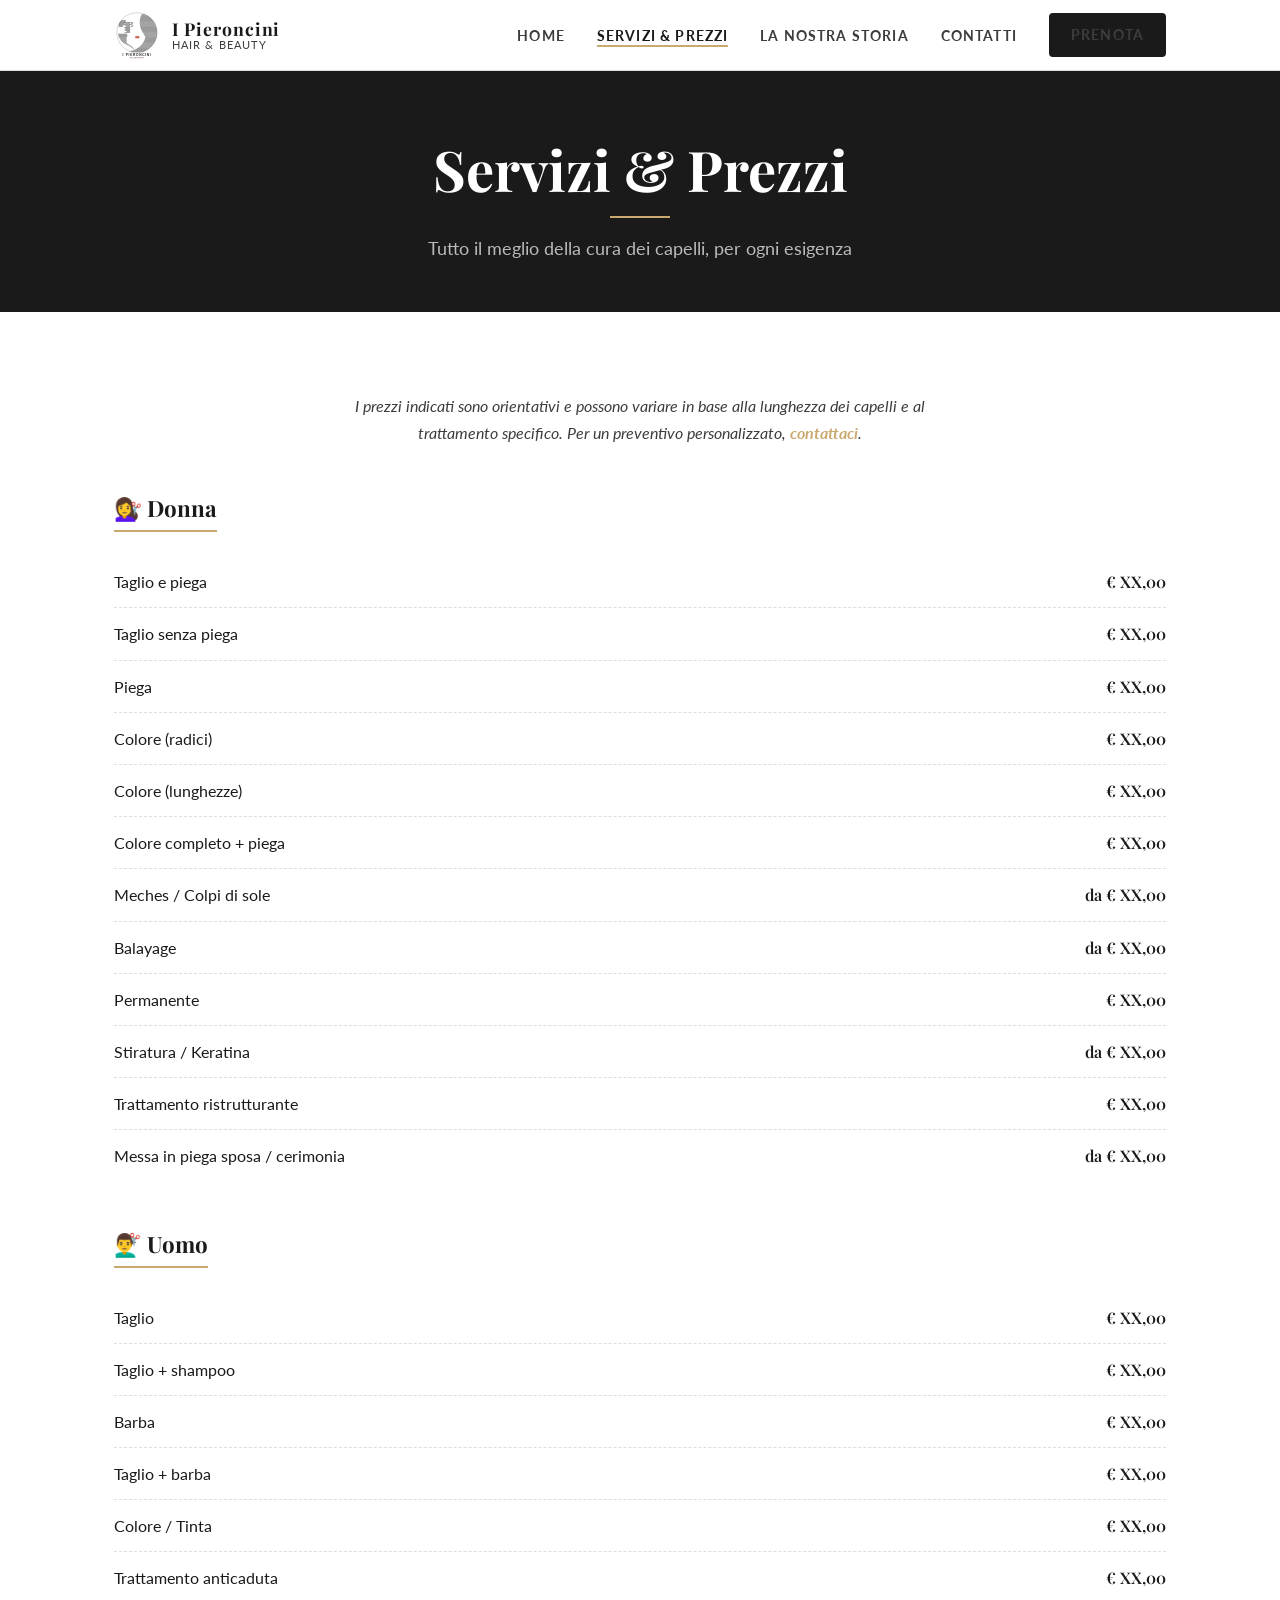
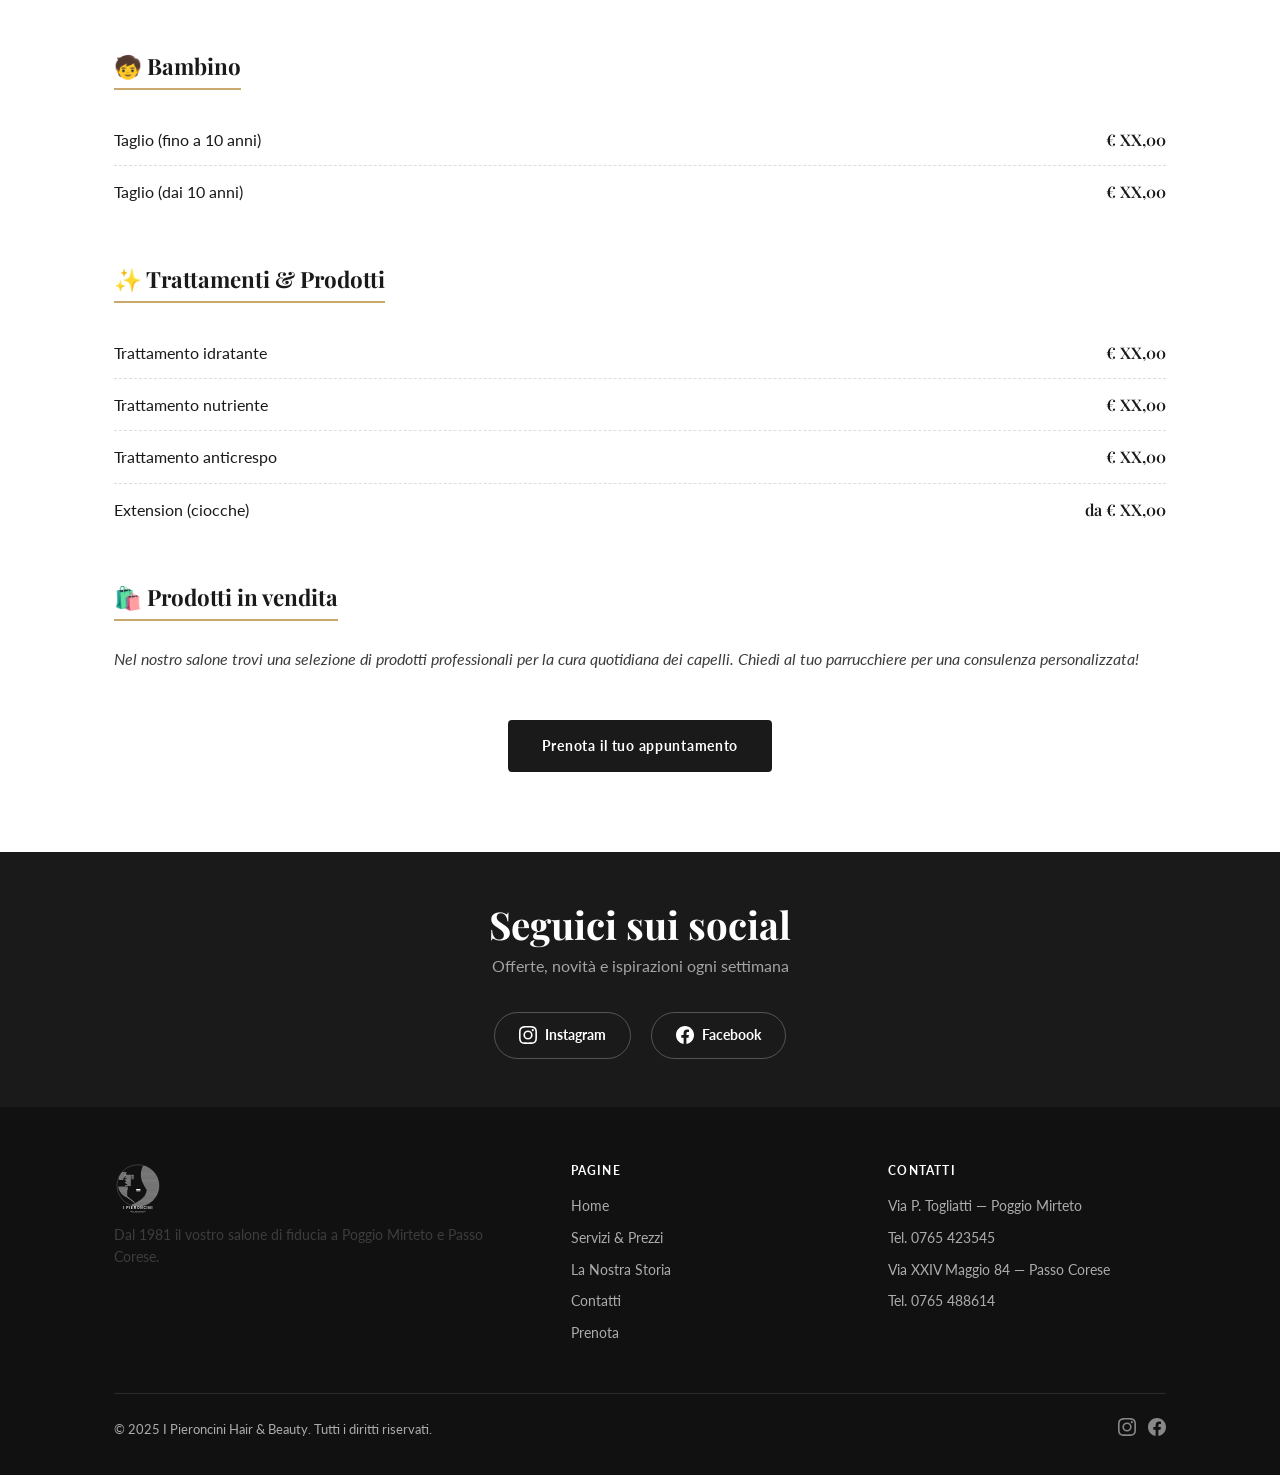
<file: servizi.html>
<!DOCTYPE html>
<html lang="it">
<head>
  <meta charset="UTF-8"/>
  <meta name="viewport" content="width=device-width, initial-scale=1.0"/>
  <meta name="description" content="I Pieroncini Hair and Beauty — Listino prezzi e servizi per uomo, donna e bambino. Taglio, colore, piega, trattamenti."/>
  <title>Servizi &amp; Prezzi — I Pieroncini</title>
  <link rel="icon" type="image/svg+xml" href="img/logo.svg"/>
  <link rel="preconnect" href="https://fonts.googleapis.com"/>
  <link rel="preconnect" href="https://fonts.gstatic.com" crossorigin/>
  <link href="https://fonts.googleapis.com/css2?family=Playfair+Display:ital,wght@0,400;0,600;0,700;1,400&family=Lato:wght@300;400;700&display=swap" rel="stylesheet"/>
  <link rel="stylesheet" href="css/style.css"/>
</head>
<body class="page-offset">

  <!-- ===== HEADER ===== -->
  <header class="site-header">
    <nav class="navbar" aria-label="Navigazione principale">
      <a href="index.html" class="navbar-logo" aria-label="I Pieroncini — torna alla home">
        <img src="img/logo.svg" alt="Logo I Pieroncini" width="48" height="48"/>
        <span class="logo-text">
          <span class="logo-name">I Pieroncini</span>
          <span class="logo-sub">Hair &amp; Beauty</span>
        </span>
      </a>
      <ul class="nav-links" role="list">
        <li><a href="index.html">Home</a></li>
        <li><a href="servizi.html">Servizi &amp; Prezzi</a></li>
        <li><a href="storia.html">La Nostra Storia</a></li>
        <li><a href="contatti.html">Contatti</a></li>
        <li><a href="prenota.html" class="btn btn-primary">Prenota</a></li>
      </ul>
      <button class="hamburger" aria-label="Apri menu" aria-expanded="false">
        <span></span><span></span><span></span>
      </button>
    </nav>
    <nav class="nav-mobile" aria-label="Navigazione mobile">
      <a href="index.html">Home</a>
      <a href="servizi.html">Servizi &amp; Prezzi</a>
      <a href="storia.html">La Nostra Storia</a>
      <a href="contatti.html">Contatti</a>
      <a href="prenota.html">Prenota</a>
    </nav>
  </header>

  <!-- ===== PAGE HERO ===== -->
  <div class="page-hero">
    <h1>Servizi &amp; Prezzi</h1>
    <span class="divider"></span>
    <!-- TODO: sostituire con testo reale -->
    <p>Tutto il meglio della cura dei capelli, per ogni esigenza</p>
  </div>

  <!-- ===== NOTA PREZZI ===== -->
  <section>
    <div class="container">
      <!-- TODO: sostituire con nota reale sui prezzi -->
      <p class="reveal" style="text-align:center;font-style:italic;color:var(--anthracite);max-width:600px;margin:0 auto 3rem;">
        I prezzi indicati sono orientativi e possono variare in base alla lunghezza dei capelli e al trattamento specifico.
        Per un preventivo personalizzato, <a href="contatti.html" style="color:var(--champagne);font-weight:700;">contattaci</a>.
      </p>

      <!-- ===== DONNA ===== -->
      <div class="services-category reveal">
        <h3>💇‍♀️ Donna</h3>
        <!-- TODO: sostituire con prezzi reali -->
        <ul class="price-list">
          <li>
            <span class="service-name">Taglio e piega</span>
            <span class="service-price">€ XX,00<!-- TODO: prezzo reale --></span>
          </li>
          <li>
            <span class="service-name">Taglio senza piega</span>
            <span class="service-price">€ XX,00<!-- TODO: prezzo reale --></span>
          </li>
          <li>
            <span class="service-name">Piega</span>
            <span class="service-price">€ XX,00<!-- TODO: prezzo reale --></span>
          </li>
          <li>
            <span class="service-name">Colore (radici)</span>
            <span class="service-price">€ XX,00<!-- TODO: prezzo reale --></span>
          </li>
          <li>
            <span class="service-name">Colore (lunghezze)</span>
            <span class="service-price">€ XX,00<!-- TODO: prezzo reale --></span>
          </li>
          <li>
            <span class="service-name">Colore completo + piega</span>
            <span class="service-price">€ XX,00<!-- TODO: prezzo reale --></span>
          </li>
          <li>
            <span class="service-name">Meches / Colpi di sole</span>
            <span class="service-price">da € XX,00<!-- TODO: prezzo reale --></span>
          </li>
          <li>
            <span class="service-name">Balayage</span>
            <span class="service-price">da € XX,00<!-- TODO: prezzo reale --></span>
          </li>
          <li>
            <span class="service-name">Permanente</span>
            <span class="service-price">€ XX,00<!-- TODO: prezzo reale --></span>
          </li>
          <li>
            <span class="service-name">Stiratura / Keratina</span>
            <span class="service-price">da € XX,00<!-- TODO: prezzo reale --></span>
          </li>
          <li>
            <span class="service-name">Trattamento ristrutturante</span>
            <span class="service-price">€ XX,00<!-- TODO: prezzo reale --></span>
          </li>
          <li>
            <span class="service-name">Messa in piega sposa / cerimonia</span>
            <span class="service-price">da € XX,00<!-- TODO: prezzo reale --></span>
          </li>
        </ul>
      </div>

      <!-- ===== UOMO ===== -->
      <div class="services-category reveal">
        <h3>💇‍♂️ Uomo</h3>
        <!-- TODO: sostituire con prezzi reali -->
        <ul class="price-list">
          <li>
            <span class="service-name">Taglio</span>
            <span class="service-price">€ XX,00<!-- TODO: prezzo reale --></span>
          </li>
          <li>
            <span class="service-name">Taglio + shampoo</span>
            <span class="service-price">€ XX,00<!-- TODO: prezzo reale --></span>
          </li>
          <li>
            <span class="service-name">Barba</span>
            <span class="service-price">€ XX,00<!-- TODO: prezzo reale --></span>
          </li>
          <li>
            <span class="service-name">Taglio + barba</span>
            <span class="service-price">€ XX,00<!-- TODO: prezzo reale --></span>
          </li>
          <li>
            <span class="service-name">Colore / Tinta</span>
            <span class="service-price">€ XX,00<!-- TODO: prezzo reale --></span>
          </li>
          <li>
            <span class="service-name">Trattamento anticaduta</span>
            <span class="service-price">€ XX,00<!-- TODO: prezzo reale --></span>
          </li>
        </ul>
      </div>

      <!-- ===== BAMBINO ===== -->
      <div class="services-category reveal">
        <h3>🧒 Bambino</h3>
        <!-- TODO: sostituire con prezzi reali -->
        <ul class="price-list">
          <li>
            <span class="service-name">Taglio (fino a 10 anni)</span>
            <span class="service-price">€ XX,00<!-- TODO: prezzo reale --></span>
          </li>
          <li>
            <span class="service-name">Taglio (dai 10 anni)</span>
            <span class="service-price">€ XX,00<!-- TODO: prezzo reale --></span>
          </li>
        </ul>
      </div>

      <!-- ===== TRATTAMENTI ===== -->
      <div class="services-category reveal">
        <h3>✨ Trattamenti &amp; Prodotti</h3>
        <!-- TODO: sostituire con prezzi reali -->
        <ul class="price-list">
          <li>
            <span class="service-name">Trattamento idratante</span>
            <span class="service-price">€ XX,00<!-- TODO: prezzo reale --></span>
          </li>
          <li>
            <span class="service-name">Trattamento nutriente</span>
            <span class="service-price">€ XX,00<!-- TODO: prezzo reale --></span>
          </li>
          <li>
            <span class="service-name">Trattamento anticrespo</span>
            <span class="service-price">€ XX,00<!-- TODO: prezzo reale --></span>
          </li>
          <li>
            <span class="service-name">Extension (ciocche)</span>
            <span class="service-price">da € XX,00<!-- TODO: prezzo reale --></span>
          </li>
        </ul>
      </div>

      <!-- ===== PRODOTTI IN VENDITA ===== -->
      <div class="services-category reveal">
        <h3>🛍️ Prodotti in vendita</h3>
        <!-- TODO: sostituire con elenco prodotti reali -->
        <p style="font-style:italic;color:var(--anthracite);">
          Nel nostro salone trovi una selezione di prodotti professionali per la cura quotidiana dei capelli.
          Chiedi al tuo parrucchiere per una consulenza personalizzata!
        </p>
        <!-- TODO: aggiungere lista prodotti con prezzi -->
      </div>

      <!-- CTA prenota -->
      <div style="text-align:center;margin-top:2rem" class="reveal">
        <a href="prenota.html" class="btn btn-primary">Prenota il tuo appuntamento</a>
      </div>

    </div>
  </section>

  <!-- ===== SOCIAL STRIP ===== -->
  <section class="social-strip">
    <div class="container reveal">
      <h2>Seguici sui social</h2>
      <p>Offerte, novità e ispirazioni ogni settimana</p>
      <div class="social-links">
        <!-- TODO: inserire URL reale -->
        <a href="https://www.instagram.com/ipieroncini" class="social-link" target="_blank" rel="noopener">
          <svg viewBox="0 0 24 24"><path d="M12 2.163c3.204 0 3.584.012 4.85.07 3.252.148 4.771 1.691 4.919 4.919.058 1.265.069 1.645.069 4.849 0 3.205-.012 3.584-.069 4.849-.149 3.225-1.664 4.771-4.919 4.919-1.266.058-1.644.07-4.85.07-3.204 0-3.584-.012-4.849-.07-3.26-.149-4.771-1.699-4.919-4.92-.058-1.265-.07-1.644-.07-4.849 0-3.204.013-3.583.07-4.849.149-3.227 1.664-4.771 4.919-4.919 1.266-.057 1.645-.069 4.849-.069zM12 0C8.741 0 8.333.014 7.053.072 2.695.272.273 2.69.073 7.052.014 8.333 0 8.741 0 12c0 3.259.014 3.668.072 4.948.2 4.358 2.618 6.78 6.98 6.98C8.333 23.986 8.741 24 12 24c3.259 0 3.668-.014 4.948-.072 4.354-.2 6.782-2.618 6.979-6.98.059-1.28.073-1.689.073-4.948 0-3.259-.014-3.667-.072-4.947-.196-4.354-2.617-6.78-6.979-6.98C15.668.014 15.259 0 12 0zm0 5.838a6.162 6.162 0 1 0 0 12.324 6.162 6.162 0 0 0 0-12.324zM12 16a4 4 0 1 1 0-8 4 4 0 0 1 0 8zm6.406-11.845a1.44 1.44 0 1 0 0 2.881 1.44 1.44 0 0 0 0-2.881z"/></svg>
          Instagram
        </a>
        <!-- TODO: inserire URL reale -->
        <a href="https://www.facebook.com/IPieronciniGroup/" class="social-link" target="_blank" rel="noopener">
          <svg viewBox="0 0 24 24"><path d="M24 12.073C24 5.405 18.627 0 12 0S0 5.405 0 12.073C0 18.1 4.388 23.094 10.125 24v-8.437H7.078v-3.49h3.047V9.41c0-3.025 1.791-4.697 4.533-4.697 1.312 0 2.686.235 2.686.235v2.97h-1.514c-1.491 0-1.956.931-1.956 1.886v2.273h3.328l-.532 3.49h-2.796V24C19.612 23.094 24 18.1 24 12.073z"/></svg>
          Facebook
        </a>
      </div>
    </div>
  </section>

  <!-- ===== FOOTER ===== -->
  <footer class="site-footer">
    <div class="container">
      <div class="footer-grid">
        <div class="footer-brand">
          <img src="img/logo.svg" alt="I Pieroncini" class="footer-logo"/>
          <!-- TODO: sostituire con testo reale -->
          <p>Dal 1981 il vostro salone di fiducia a Poggio Mirteto e Passo Corese.</p>
        </div>
        <div class="footer-col">
          <h4>Pagine</h4>
          <ul>
            <li><a href="index.html">Home</a></li>
            <li><a href="servizi.html">Servizi &amp; Prezzi</a></li>
            <li><a href="storia.html">La Nostra Storia</a></li>
            <li><a href="contatti.html">Contatti</a></li>
            <li><a href="prenota.html">Prenota</a></li>
          </ul>
        </div>
        <div class="footer-col">
          <h4>Contatti</h4>
          <ul>
            <li>Via P. Togliatti — Poggio Mirteto</li>
            <li>Tel. <a href="tel:0765423545">0765 423545</a></li>
            <li style="margin-top:.5rem">Via XXIV Maggio 84 — Passo Corese</li>
            <li>Tel. <a href="tel:0765488614">0765 488614</a></li>
          </ul>
        </div>
      </div>
      <div class="footer-bottom">
        <span>&copy; 2025 I Pieroncini Hair &amp; Beauty. Tutti i diritti riservati.</span>
        <div class="footer-social">
          <!-- TODO: inserire URL reale -->
          <a href="https://www.instagram.com/ipieroncini" target="_blank" rel="noopener" aria-label="Instagram">
            <svg width="18" height="18" viewBox="0 0 24 24" fill="currentColor"><path d="M12 2.163c3.204 0 3.584.012 4.85.07 3.252.148 4.771 1.691 4.919 4.919.058 1.265.069 1.645.069 4.849 0 3.205-.012 3.584-.069 4.849-.149 3.225-1.664 4.771-4.919 4.919-1.266.058-1.644.07-4.85.07-3.204 0-3.584-.012-4.849-.07-3.26-.149-4.771-1.699-4.919-4.92-.058-1.265-.07-1.644-.07-4.849 0-3.204.013-3.583.07-4.849.149-3.227 1.664-4.771 4.919-4.919 1.266-.057 1.645-.069 4.849-.069zM12 0C8.741 0 8.333.014 7.053.072 2.695.272.273 2.69.073 7.052.014 8.333 0 8.741 0 12c0 3.259.014 3.668.072 4.948.2 4.358 2.618 6.78 6.98 6.98C8.333 23.986 8.741 24 12 24c3.259 0 3.668-.014 4.948-.072 4.354-.2 6.782-2.618 6.979-6.98.059-1.28.073-1.689.073-4.948 0-3.259-.014-3.667-.072-4.947-.196-4.354-2.617-6.78-6.979-6.98C15.668.014 15.259 0 12 0zm0 5.838a6.162 6.162 0 1 0 0 12.324 6.162 6.162 0 0 0 0-12.324zM12 16a4 4 0 1 1 0-8 4 4 0 0 1 0 8zm6.406-11.845a1.44 1.44 0 1 0 0 2.881 1.44 1.44 0 0 0 0-2.881z"/></svg>
          </a>
          <!-- TODO: inserire URL reale -->
          <a href="https://www.facebook.com/IPieronciniGroup/" target="_blank" rel="noopener" aria-label="Facebook">
            <svg width="18" height="18" viewBox="0 0 24 24" fill="currentColor"><path d="M24 12.073C24 5.405 18.627 0 12 0S0 5.405 0 12.073C0 18.1 4.388 23.094 10.125 24v-8.437H7.078v-3.49h3.047V9.41c0-3.025 1.791-4.697 4.533-4.697 1.312 0 2.686.235 2.686.235v2.97h-1.514c-1.491 0-1.956.931-1.956 1.886v2.273h3.328l-.532 3.49h-2.796V24C19.612 23.094 24 18.1 24 12.073z"/></svg>
          </a>
        </div>
      </div>
    </div>
  </footer>

  <script src="js/main.js"></script>
</body>
</html>
</file>
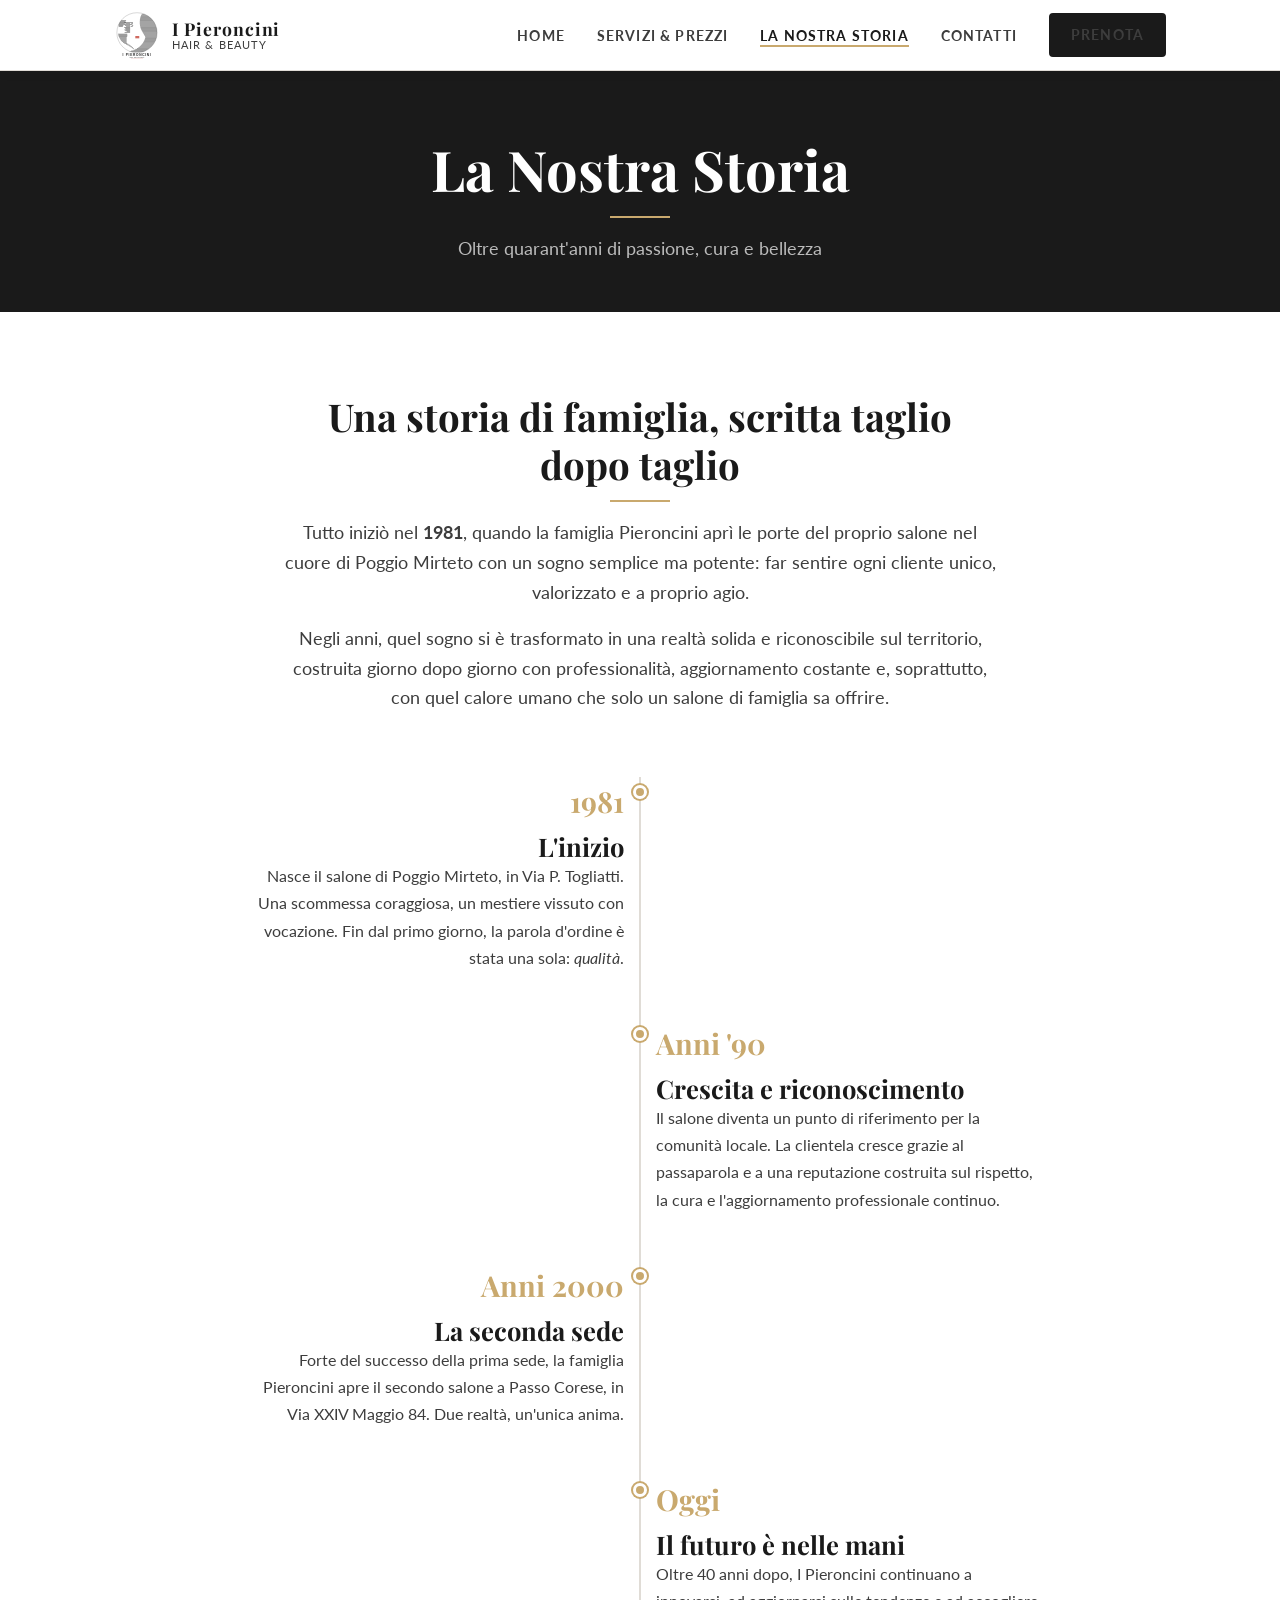
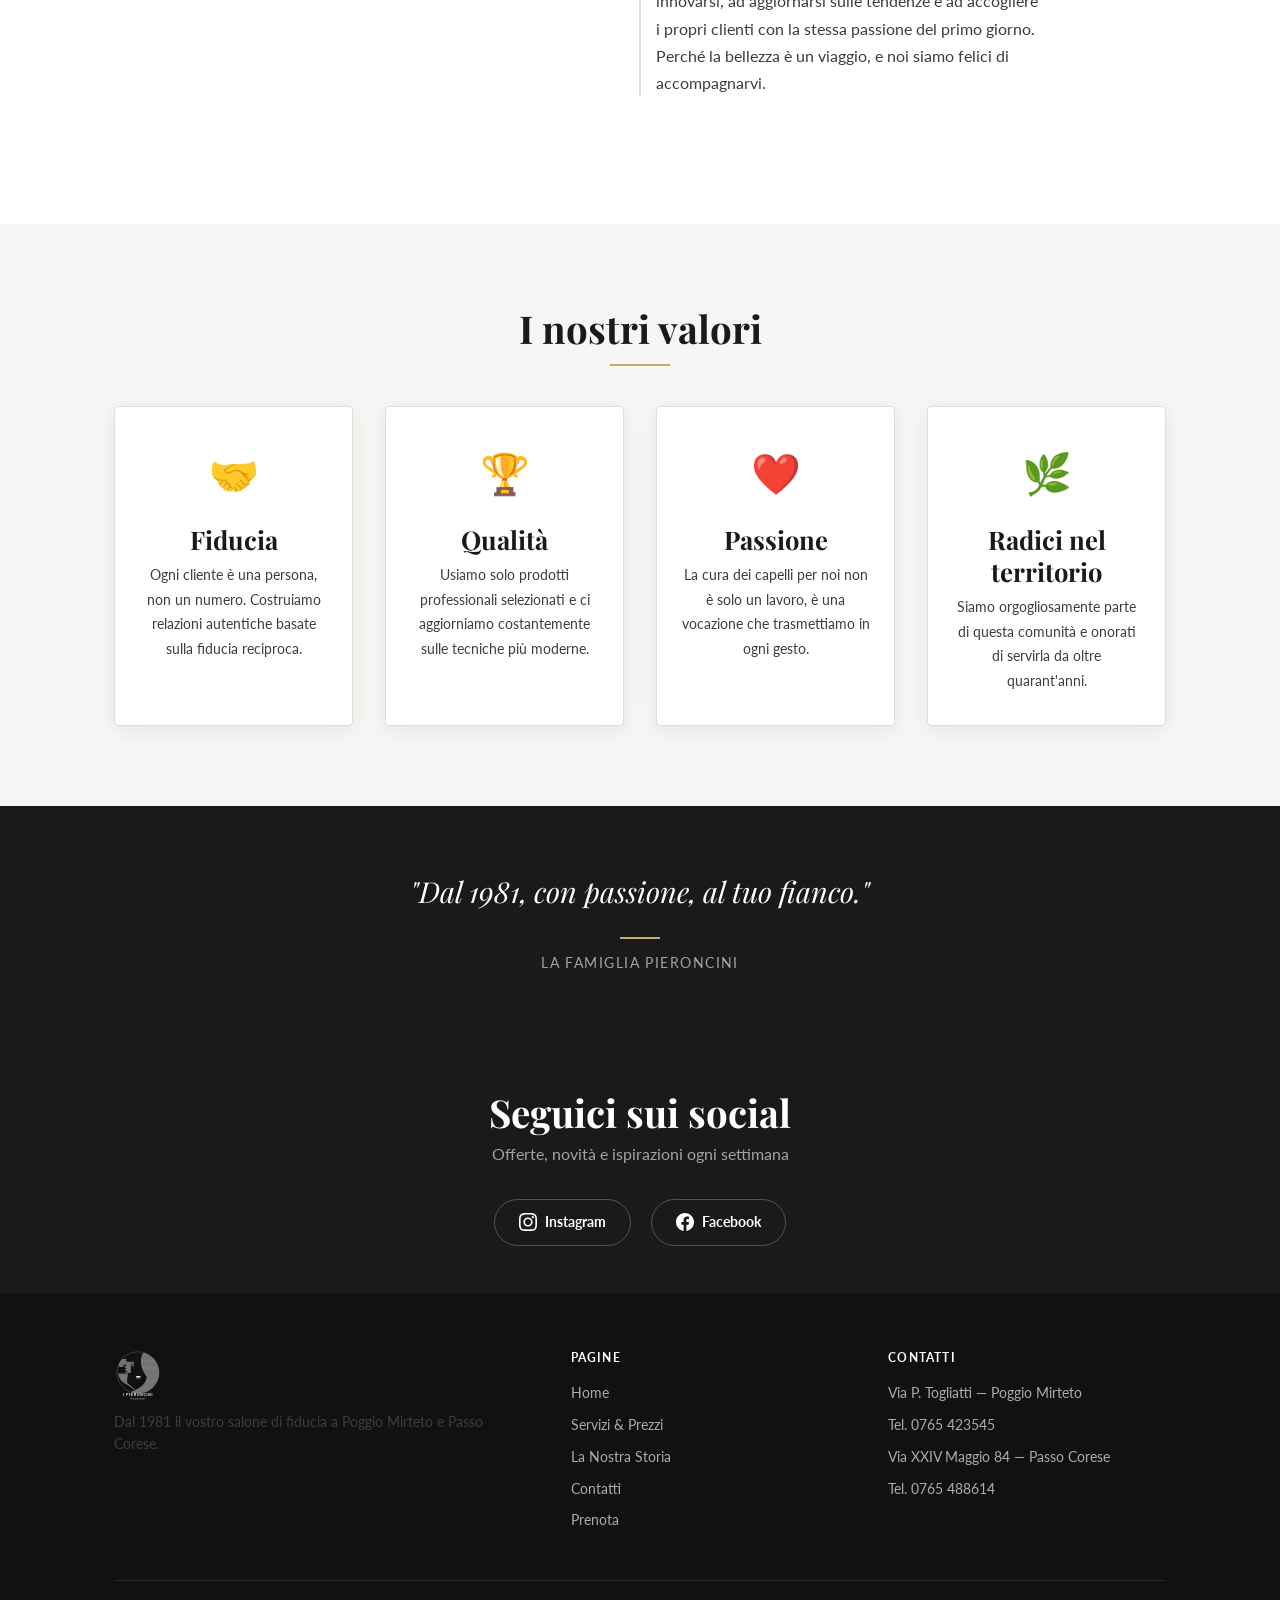
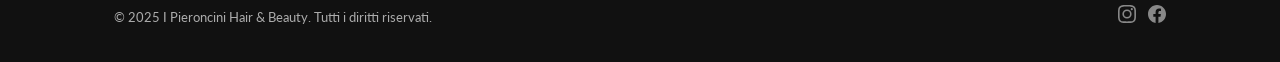
<file: storia.html>
<!DOCTYPE html>
<html lang="it">
<head>
  <meta charset="UTF-8"/>
  <meta name="viewport" content="width=device-width, initial-scale=1.0"/>
  <meta name="description" content="La storia di I Pieroncini Hair and Beauty — dal 1981 un salone con anima familiare a Poggio Mirteto e Passo Corese."/>
  <title>La Nostra Storia — I Pieroncini</title>
  <link rel="icon" type="image/svg+xml" href="img/logo.svg"/>
  <link rel="preconnect" href="https://fonts.googleapis.com"/>
  <link rel="preconnect" href="https://fonts.gstatic.com" crossorigin/>
  <link href="https://fonts.googleapis.com/css2?family=Playfair+Display:ital,wght@0,400;0,600;0,700;1,400&family=Lato:wght@300;400;700&display=swap" rel="stylesheet"/>
  <link rel="stylesheet" href="css/style.css"/>
</head>
<body class="page-offset">

  <!-- ===== HEADER ===== -->
  <header class="site-header">
    <nav class="navbar" aria-label="Navigazione principale">
      <a href="index.html" class="navbar-logo" aria-label="I Pieroncini — torna alla home">
        <img src="img/logo.svg" alt="Logo I Pieroncini" width="48" height="48"/>
        <span class="logo-text">
          <span class="logo-name">I Pieroncini</span>
          <span class="logo-sub">Hair &amp; Beauty</span>
        </span>
      </a>
      <ul class="nav-links" role="list">
        <li><a href="index.html">Home</a></li>
        <li><a href="servizi.html">Servizi &amp; Prezzi</a></li>
        <li><a href="storia.html">La Nostra Storia</a></li>
        <li><a href="contatti.html">Contatti</a></li>
        <li><a href="prenota.html" class="btn btn-primary">Prenota</a></li>
      </ul>
      <button class="hamburger" aria-label="Apri menu" aria-expanded="false">
        <span></span><span></span><span></span>
      </button>
    </nav>
    <nav class="nav-mobile" aria-label="Navigazione mobile">
      <a href="index.html">Home</a>
      <a href="servizi.html">Servizi &amp; Prezzi</a>
      <a href="storia.html">La Nostra Storia</a>
      <a href="contatti.html">Contatti</a>
      <a href="prenota.html">Prenota</a>
    </nav>
  </header>

  <!-- ===== PAGE HERO ===== -->
  <div class="page-hero">
    <h1>La Nostra Storia</h1>
    <span class="divider"></span>
    <p>Oltre quarant'anni di passione, cura e bellezza</p>
  </div>

  <!-- ===== INTRODUZIONE ===== -->
  <section>
    <div class="container">
      <div class="storia-intro reveal">
        <!-- TODO: sostituire con testo reale -->
        <h2>Una storia di famiglia, scritta taglio dopo taglio</h2>
        <span class="divider"></span>
        <p>
          Tutto iniziò nel <strong>1981</strong>, quando la famiglia Pieroncini aprì le porte del proprio
          salone nel cuore di Poggio Mirteto con un sogno semplice ma potente: far sentire ogni cliente
          unico, valorizzato e a proprio agio.
        </p>
        <p>
          <!-- TODO: sostituire con testo reale -->
          Negli anni, quel sogno si è trasformato in una realtà solida e riconoscibile sul territorio,
          costruita giorno dopo giorno con professionalità, aggiornamento costante e, soprattutto, con
          quel calore umano che solo un salone di famiglia sa offrire.
        </p>
      </div>

      <!-- ===== TIMELINE ===== -->
      <div class="storia-timeline">

        <!-- 1981 -->
        <div class="timeline-item left reveal">
          <div class="timeline-content">
            <span class="timeline-year">1981</span>
            <!-- TODO: sostituire con testo reale -->
            <h3>L'inizio</h3>
            <p>
              Nasce il salone di Poggio Mirteto, in Via P. Togliatti. Una scommessa coraggiosa,
              un mestiere vissuto con vocazione. Fin dal primo giorno, la parola d'ordine è stata
              una sola: <em>qualità</em>.
            </p>
          </div>
          <div class="timeline-dot"></div>
        </div>

        <!-- Anni '90 -->
        <div class="timeline-item right reveal">
          <div class="timeline-dot"></div>
          <div class="timeline-content">
            <!-- TODO: sostituire con anno e testo reali -->
            <span class="timeline-year">Anni '90</span>
            <h3>Crescita e riconoscimento</h3>
            <p>
              <!-- TODO: sostituire con testo reale -->
              Il salone diventa un punto di riferimento per la comunità locale. La clientela cresce
              grazie al passaparola e a una reputazione costruita sul rispetto, la cura e
              l'aggiornamento professionale continuo.
            </p>
          </div>
        </div>

        <!-- Seconda sede -->
        <div class="timeline-item left reveal">
          <div class="timeline-content">
            <!-- TODO: sostituire con anno reale dell'apertura seconda sede -->
            <span class="timeline-year">Anni 2000</span>
            <h3>La seconda sede</h3>
            <p>
              <!-- TODO: sostituire con testo reale -->
              Forte del successo della prima sede, la famiglia Pieroncini apre il secondo salone
              a Passo Corese, in Via XXIV Maggio 84. Due realtà, un'unica anima.
            </p>
          </div>
          <div class="timeline-dot"></div>
        </div>

        <!-- Oggi -->
        <div class="timeline-item right reveal">
          <div class="timeline-dot"></div>
          <div class="timeline-content">
            <span class="timeline-year">Oggi</span>
            <h3>Il futuro è nelle mani</h3>
            <p>
              <!-- TODO: sostituire con testo reale -->
              Oltre 40 anni dopo, I Pieroncini continuano a innovarsi, ad aggiornarsi sulle
              tendenze e ad accogliere i propri clienti con la stessa passione del primo giorno.
              Perché la bellezza è un viaggio, e noi siamo felici di accompagnarvi.
            </p>
          </div>
        </div>

      </div><!-- /storia-timeline -->
    </div>
  </section>

  <!-- ===== VALORI ===== -->
  <section class="bg-light">
    <div class="container">
      <h2 class="section-title reveal">I nostri valori</h2>
      <span class="divider reveal reveal-delay-1"></span>
      <div class="services-grid" style="margin-top:2.5rem">
        <div class="service-card reveal reveal-delay-1">
          <span class="icon">🤝</span>
          <h3>Fiducia</h3>
          <!-- TODO: sostituire con testo reale -->
          <p>Ogni cliente è una persona, non un numero. Costruiamo relazioni autentiche basate sulla fiducia reciproca.</p>
        </div>
        <div class="service-card reveal reveal-delay-2">
          <span class="icon">🏆</span>
          <h3>Qualità</h3>
          <!-- TODO: sostituire con testo reale -->
          <p>Usiamo solo prodotti professionali selezionati e ci aggiorniamo costantemente sulle tecniche più moderne.</p>
        </div>
        <div class="service-card reveal reveal-delay-3">
          <span class="icon">❤️</span>
          <h3>Passione</h3>
          <!-- TODO: sostituire con testo reale -->
          <p>La cura dei capelli per noi non è solo un lavoro, è una vocazione che trasmettiamo in ogni gesto.</p>
        </div>
        <div class="service-card reveal reveal-delay-4">
          <span class="icon">🌿</span>
          <h3>Radici nel territorio</h3>
          <!-- TODO: sostituire con testo reale -->
          <p>Siamo orgogliosamente parte di questa comunità e onorati di servirla da oltre quarant'anni.</p>
        </div>
      </div>
    </div>
  </section>

  <!-- ===== CITAZIONE ===== -->
  <section style="background:var(--black);padding:4rem 0;text-align:center">
    <div class="container reveal">
      <!-- TODO: sostituire con citazione reale o motto del fondatore -->
      <blockquote style="font-family:'Playfair Display',serif;font-size:clamp(1.2rem,3vw,1.8rem);font-style:italic;color:var(--white);max-width:700px;margin:0 auto;line-height:1.5;">
        "Dal 1981, con passione, al tuo fianco."
      </blockquote>
      <span style="display:block;width:40px;height:2px;background:var(--champagne);margin:1.5rem auto .75rem"></span>
      <p style="color:rgba(255,255,255,.6);font-size:.9rem;letter-spacing:.1em;text-transform:uppercase;">
        <!-- TODO: sostituire con nome del fondatore -->
        La famiglia Pieroncini
      </p>
    </div>
  </section>

  <!-- ===== SOCIAL STRIP ===== -->
  <section class="social-strip">
    <div class="container reveal">
      <h2>Seguici sui social</h2>
      <p>Offerte, novità e ispirazioni ogni settimana</p>
      <div class="social-links">
        <!-- TODO: inserire URL reale -->
        <a href="https://www.instagram.com/ipieroncini" class="social-link" target="_blank" rel="noopener">
          <svg viewBox="0 0 24 24"><path d="M12 2.163c3.204 0 3.584.012 4.85.07 3.252.148 4.771 1.691 4.919 4.919.058 1.265.069 1.645.069 4.849 0 3.205-.012 3.584-.069 4.849-.149 3.225-1.664 4.771-4.919 4.919-1.266.058-1.644.07-4.85.07-3.204 0-3.584-.012-4.849-.07-3.26-.149-4.771-1.699-4.919-4.92-.058-1.265-.07-1.644-.07-4.849 0-3.204.013-3.583.07-4.849.149-3.227 1.664-4.771 4.919-4.919 1.266-.057 1.645-.069 4.849-.069zM12 0C8.741 0 8.333.014 7.053.072 2.695.272.273 2.69.073 7.052.014 8.333 0 8.741 0 12c0 3.259.014 3.668.072 4.948.2 4.358 2.618 6.78 6.98 6.98C8.333 23.986 8.741 24 12 24c3.259 0 3.668-.014 4.948-.072 4.354-.2 6.782-2.618 6.979-6.98.059-1.28.073-1.689.073-4.948 0-3.259-.014-3.667-.072-4.947-.196-4.354-2.617-6.78-6.979-6.98C15.668.014 15.259 0 12 0zm0 5.838a6.162 6.162 0 1 0 0 12.324 6.162 6.162 0 0 0 0-12.324zM12 16a4 4 0 1 1 0-8 4 4 0 0 1 0 8zm6.406-11.845a1.44 1.44 0 1 0 0 2.881 1.44 1.44 0 0 0 0-2.881z"/></svg>
          Instagram
        </a>
        <!-- TODO: inserire URL reale -->
        <a href="https://www.facebook.com/IPieronciniGroup/" class="social-link" target="_blank" rel="noopener">
          <svg viewBox="0 0 24 24"><path d="M24 12.073C24 5.405 18.627 0 12 0S0 5.405 0 12.073C0 18.1 4.388 23.094 10.125 24v-8.437H7.078v-3.49h3.047V9.41c0-3.025 1.791-4.697 4.533-4.697 1.312 0 2.686.235 2.686.235v2.97h-1.514c-1.491 0-1.956.931-1.956 1.886v2.273h3.328l-.532 3.49h-2.796V24C19.612 23.094 24 18.1 24 12.073z"/></svg>
          Facebook
        </a>
      </div>
    </div>
  </section>

  <!-- ===== FOOTER ===== -->
  <footer class="site-footer">
    <div class="container">
      <div class="footer-grid">
        <div class="footer-brand">
          <img src="img/logo.svg" alt="I Pieroncini" class="footer-logo"/>
          <!-- TODO: sostituire con testo reale -->
          <p>Dal 1981 il vostro salone di fiducia a Poggio Mirteto e Passo Corese.</p>
        </div>
        <div class="footer-col">
          <h4>Pagine</h4>
          <ul>
            <li><a href="index.html">Home</a></li>
            <li><a href="servizi.html">Servizi &amp; Prezzi</a></li>
            <li><a href="storia.html">La Nostra Storia</a></li>
            <li><a href="contatti.html">Contatti</a></li>
            <li><a href="prenota.html">Prenota</a></li>
          </ul>
        </div>
        <div class="footer-col">
          <h4>Contatti</h4>
          <ul>
            <li>Via P. Togliatti — Poggio Mirteto</li>
            <li>Tel. <a href="tel:0765423545">0765 423545</a></li>
            <li style="margin-top:.5rem">Via XXIV Maggio 84 — Passo Corese</li>
            <li>Tel. <a href="tel:0765488614">0765 488614</a></li>
          </ul>
        </div>
      </div>
      <div class="footer-bottom">
        <span>&copy; 2025 I Pieroncini Hair &amp; Beauty. Tutti i diritti riservati.</span>
        <div class="footer-social">
          <!-- TODO: inserire URL reale -->
          <a href="https://www.instagram.com/ipieroncini" target="_blank" rel="noopener" aria-label="Instagram">
            <svg width="18" height="18" viewBox="0 0 24 24" fill="currentColor"><path d="M12 2.163c3.204 0 3.584.012 4.85.07 3.252.148 4.771 1.691 4.919 4.919.058 1.265.069 1.645.069 4.849 0 3.205-.012 3.584-.069 4.849-.149 3.225-1.664 4.771-4.919 4.919-1.266.058-1.644.07-4.85.07-3.204 0-3.584-.012-4.849-.07-3.26-.149-4.771-1.699-4.919-4.92-.058-1.265-.07-1.644-.07-4.849 0-3.204.013-3.583.07-4.849.149-3.227 1.664-4.771 4.919-4.919 1.266-.057 1.645-.069 4.849-.069zM12 0C8.741 0 8.333.014 7.053.072 2.695.272.273 2.69.073 7.052.014 8.333 0 8.741 0 12c0 3.259.014 3.668.072 4.948.2 4.358 2.618 6.78 6.98 6.98C8.333 23.986 8.741 24 12 24c3.259 0 3.668-.014 4.948-.072 4.354-.2 6.782-2.618 6.979-6.98.059-1.28.073-1.689.073-4.948 0-3.259-.014-3.667-.072-4.947-.196-4.354-2.617-6.78-6.979-6.98C15.668.014 15.259 0 12 0zm0 5.838a6.162 6.162 0 1 0 0 12.324 6.162 6.162 0 0 0 0-12.324zM12 16a4 4 0 1 1 0-8 4 4 0 0 1 0 8zm6.406-11.845a1.44 1.44 0 1 0 0 2.881 1.44 1.44 0 0 0 0-2.881z"/></svg>
          </a>
          <!-- TODO: inserire URL reale -->
          <a href="https://www.facebook.com/IPieronciniGroup/" target="_blank" rel="noopener" aria-label="Facebook">
            <svg width="18" height="18" viewBox="0 0 24 24" fill="currentColor"><path d="M24 12.073C24 5.405 18.627 0 12 0S0 5.405 0 12.073C0 18.1 4.388 23.094 10.125 24v-8.437H7.078v-3.49h3.047V9.41c0-3.025 1.791-4.697 4.533-4.697 1.312 0 2.686.235 2.686.235v2.97h-1.514c-1.491 0-1.956.931-1.956 1.886v2.273h3.328l-.532 3.49h-2.796V24C19.612 23.094 24 18.1 24 12.073z"/></svg>
          </a>
        </div>
      </div>
    </div>
  </footer>

  <script src="js/main.js"></script>
</body>
</html>
</file>
<file: css/style.css>
/* ============================================================
   I PIERONCINI — Hair and Beauty
   style.css  |  Foglio di stile principale
   ============================================================
   Palette:
     --black       : #1a1a1a   (testo principale, header)
     --anthracite  : #3d3d3d   (testo secondario)
     --champagne   : #c9a96e   (accento dorato)
     --red-accent  : #c0392b   (accento rosso logo)
     --white       : #ffffff
     --light-bg    : #f7f6f4   (sfondi sezioni chiare)
     --border      : #e0dcd6   (bordi leggeri)
   ============================================================ */

/* ---- Google Fonts ---- */
@import url('https://fonts.googleapis.com/css2?family=Playfair+Display:ital,wght@0,400;0,600;0,700;1,400&family=Lato:wght@300;400;700&display=swap');

/* ---- Reset & base ---- */
*, *::before, *::after { box-sizing: border-box; margin: 0; padding: 0; }

:root {
  --black:      #1a1a1a;
  --anthracite: #3d3d3d;
  --champagne:  #c9a96e;
  --red-accent: #c0392b;
  --white:      #ffffff;
  --light-bg:   #f7f6f4;
  --border:     #e0dcd6;
  --radius:     4px;
  --transition: 0.3s ease;
  --shadow:     0 4px 20px rgba(0,0,0,.08);
}

html { scroll-behavior: smooth; font-size: 16px; }

body {
  font-family: 'Lato', sans-serif;
  color: var(--black);
  background: var(--white);
  line-height: 1.7;
}

img { max-width: 100%; height: auto; display: block; }
a   { color: inherit; text-decoration: none; }
ul  { list-style: none; }

/* ---- Typography ---- */
h1, h2, h3, h4 {
  font-family: 'Playfair Display', serif;
  line-height: 1.25;
}
h1 { font-size: clamp(2rem, 5vw, 3.5rem); }
h2 { font-size: clamp(1.6rem, 3.5vw, 2.4rem); }
h3 { font-size: clamp(1.2rem, 2.5vw, 1.6rem); }
p  { font-size: 1rem; color: var(--anthracite); margin-bottom: 1rem; }
p:last-child { margin-bottom: 0; }

.section-title {
  text-align: center;
  margin-bottom: .5rem;
}
.section-subtitle {
  text-align: center;
  font-size: 1rem;
  color: var(--anthracite);
  margin-bottom: 3rem;
  max-width: 600px;
  margin-left: auto;
  margin-right: auto;
}
.divider {
  display: block;
  width: 60px;
  height: 2px;
  background: var(--champagne);
  margin: .75rem auto 1rem;
}

/* ---- Layout helpers ---- */
.container {
  max-width: 1100px;
  margin: 0 auto;
  padding: 0 1.5rem;
}
section { padding: 5rem 0; }
section.bg-light { background: var(--light-bg); }

/* ---- Buttons ---- */
.btn {
  display: inline-block;
  padding: .75rem 2rem;
  border-radius: var(--radius);
  font-family: 'Lato', sans-serif;
  font-weight: 700;
  letter-spacing: .05em;
  font-size: .9rem;
  cursor: pointer;
  transition: var(--transition);
  border: 2px solid transparent;
}
.btn-primary {
  background: var(--black);
  color: var(--white);
  border-color: var(--black);
}
.btn-primary:hover {
  background: var(--anthracite);
  border-color: var(--anthracite);
}
.btn-outline {
  background: transparent;
  color: var(--black);
  border-color: var(--black);
}
.btn-outline:hover {
  background: var(--black);
  color: var(--white);
}
.btn-champagne {
  background: var(--champagne);
  color: var(--white);
  border-color: var(--champagne);
}
.btn-champagne:hover {
  background: #b08a50;
  border-color: #b08a50;
}
.btn-white {
  background: var(--white);
  color: var(--black);
  border-color: var(--white);
}
.btn-white:hover {
  background: var(--light-bg);
  border-color: var(--light-bg);
}

/* ============================================================
   HEADER / NAVBAR
   ============================================================ */
.site-header {
  position: fixed;
  top: 0; left: 0; right: 0;
  z-index: 1000;
  background: var(--white);
  border-bottom: 1px solid var(--border);
  box-shadow: 0 2px 10px rgba(0,0,0,.06);
  transition: var(--transition);
}
.navbar {
  display: flex;
  align-items: center;
  justify-content: space-between;
  height: 70px;
  padding: 0 1.5rem;
  max-width: 1100px;
  margin: 0 auto;
}
.navbar-logo {
  display: flex;
  align-items: center;
  gap: .75rem;
  text-decoration: none;
}
.navbar-logo img {
  height: 48px;
  width: auto;
}
.navbar-logo .logo-text {
  display: flex;
  flex-direction: column;
  line-height: 1.1;
}
.navbar-logo .logo-name {
  font-family: 'Playfair Display', serif;
  font-size: 1.1rem;
  font-weight: 700;
  color: var(--black);
  letter-spacing: .05em;
}
.navbar-logo .logo-sub {
  font-family: 'Lato', sans-serif;
  font-size: .7rem;
  color: var(--anthracite);
  letter-spacing: .1em;
  text-transform: uppercase;
}

/* Desktop nav */
.nav-links {
  display: flex;
  gap: 2rem;
  align-items: center;
}
.nav-links a {
  font-family: 'Lato', sans-serif;
  font-size: .9rem;
  font-weight: 700;
  letter-spacing: .08em;
  text-transform: uppercase;
  color: var(--anthracite);
  position: relative;
  padding-bottom: 3px;
  transition: color var(--transition);
}
.nav-links a::after {
  content: '';
  position: absolute;
  bottom: 0; left: 0;
  width: 0; height: 2px;
  background: var(--champagne);
  transition: width var(--transition);
}
.nav-links a:hover,
.nav-links a.active {
  color: var(--black);
}
.nav-links a:hover::after,
.nav-links a.active::after {
  width: 100%;
}
.nav-links .btn { padding: .5rem 1.25rem; }

/* Hamburger button */
.hamburger {
  display: none;
  flex-direction: column;
  gap: 5px;
  background: none;
  border: none;
  cursor: pointer;
  padding: .25rem;
}
.hamburger span {
  display: block;
  width: 25px;
  height: 2px;
  background: var(--black);
  border-radius: 2px;
  transition: var(--transition);
}
.hamburger.open span:nth-child(1) { transform: translateY(7px) rotate(45deg); }
.hamburger.open span:nth-child(2) { opacity: 0; }
.hamburger.open span:nth-child(3) { transform: translateY(-7px) rotate(-45deg); }

/* Mobile nav drawer */
.nav-mobile {
  display: none;
  flex-direction: column;
  background: var(--white);
  border-top: 1px solid var(--border);
  padding: 1.5rem;
  gap: 1.25rem;
}
.nav-mobile.open { display: flex; }
.nav-mobile a {
  font-family: 'Lato', sans-serif;
  font-size: 1rem;
  font-weight: 700;
  letter-spacing: .08em;
  text-transform: uppercase;
  color: var(--anthracite);
  border-bottom: 1px solid var(--border);
  padding-bottom: 1rem;
}
.nav-mobile a:last-child { border-bottom: none; padding-bottom: 0; }
.nav-mobile a:hover { color: var(--black); }

/* Push content below fixed header */
.page-offset { padding-top: 70px; }

/* ============================================================
   HERO SECTION
   ============================================================ */
.hero {
  min-height: calc(100vh - 70px);
  background: var(--black);
  display: flex;
  align-items: center;
  justify-content: center;
  text-align: center;
  position: relative;
  overflow: hidden;
  padding: 4rem 1.5rem;
}
.hero::before {
  content: '';
  position: absolute;
  inset: 0;
  background: radial-gradient(ellipse at 70% 40%, rgba(201,169,110,.12) 0%, transparent 60%);
  pointer-events: none;
}
.hero-logo {
  width: min(220px, 55vw);
  margin: 0 auto 2rem;
  filter: brightness(0) invert(1);  /* make logo white on dark bg */
}
.hero h1 {
  color: var(--white);
  margin-bottom: 1rem;
}
.hero .hero-motto {
  font-family: 'Playfair Display', serif;
  font-style: italic;
  font-size: clamp(1rem, 2.5vw, 1.3rem);
  color: var(--champagne);
  margin-bottom: 2.5rem;
}
.hero-cta {
  display: flex;
  gap: 1rem;
  justify-content: center;
  flex-wrap: wrap;
}
.hero-badge {
  margin-top: 3.5rem;
  display: inline-flex;
  align-items: center;
  gap: .5rem;
  border: 1px solid rgba(201,169,110,.4);
  padding: .5rem 1.25rem;
  border-radius: 2rem;
  color: var(--champagne);
  font-size: .85rem;
  font-family: 'Lato', sans-serif;
  letter-spacing: .1em;
}

/* ============================================================
   ABOUT STRIP (Home page)
   ============================================================ */
.about-strip {
  background: var(--light-bg);
}
.about-grid {
  display: grid;
  grid-template-columns: 1fr 1fr;
  gap: 4rem;
  align-items: center;
}
.about-grid img {
  border-radius: var(--radius);
  box-shadow: var(--shadow);
}
/* Placeholder image box */
.img-placeholder {
  background: var(--border);
  aspect-ratio: 4/3;
  border-radius: var(--radius);
  display: flex;
  flex-direction: column;
  align-items: center;
  justify-content: center;
  gap: .5rem;
  color: var(--anthracite);
  font-size: .85rem;
  font-style: italic;
  letter-spacing: .05em;
}
.img-placeholder svg {
  width: 48px;
  opacity: .35;
}

/* ============================================================
   SERVICES PREVIEW (Home page cards)
   ============================================================ */
.services-grid {
  display: grid;
  grid-template-columns: repeat(auto-fit, minmax(220px, 1fr));
  gap: 2rem;
}
.service-card {
  background: var(--white);
  border: 1px solid var(--border);
  border-radius: var(--radius);
  padding: 2rem 1.5rem;
  text-align: center;
  transition: var(--transition);
  box-shadow: var(--shadow);
}
.service-card:hover {
  transform: translateY(-4px);
  box-shadow: 0 8px 30px rgba(0,0,0,.12);
}
.service-card .icon {
  font-size: 2.5rem;
  margin-bottom: 1rem;
  display: block;
}
.service-card h3 { margin-bottom: .5rem; }
.service-card p  { font-size: .9rem; }

/* ============================================================
   SERVICES PAGE (full list)
   ============================================================ */
.services-category { margin-bottom: 3rem; }
.services-category h3 {
  font-size: 1.4rem;
  border-bottom: 2px solid var(--champagne);
  padding-bottom: .5rem;
  margin-bottom: 1.5rem;
  display: inline-block;
}
.price-list { width: 100%; }
.price-list li {
  display: flex;
  justify-content: space-between;
  align-items: baseline;
  padding: .75rem 0;
  border-bottom: 1px dashed var(--border);
  gap: 1rem;
}
.price-list li:last-child { border-bottom: none; }
.price-list .service-name { font-weight: 400; }
.price-list .service-price {
  font-family: 'Playfair Display', serif;
  font-weight: 600;
  color: var(--black);
  white-space: nowrap;
  flex-shrink: 0;
}
.price-note {
  font-size: .8rem;
  color: var(--anthracite);
  font-style: italic;
}

/* ============================================================
   STORIA PAGE
   ============================================================ */
.storia-intro {
  max-width: 720px;
  margin: 0 auto;
  text-align: center;
}
.storia-intro p { font-size: 1.1rem; }
.storia-timeline {
  max-width: 800px;
  margin: 4rem auto 0;
  position: relative;
}
.storia-timeline::before {
  content: '';
  position: absolute;
  left: 50%;
  top: 0; bottom: 0;
  width: 2px;
  background: var(--border);
  transform: translateX(-50%);
}
.timeline-item {
  display: grid;
  grid-template-columns: 1fr 1fr;
  gap: 2rem;
  margin-bottom: 3rem;
  position: relative;
}
.timeline-item .timeline-dot {
  position: absolute;
  left: 50%;
  top: .5rem;
  transform: translateX(-50%);
  width: 14px; height: 14px;
  background: var(--champagne);
  border-radius: 50%;
  border: 3px solid var(--white);
  box-shadow: 0 0 0 2px var(--champagne);
}
.timeline-item.left  .timeline-content { grid-column: 1; text-align: right; }
.timeline-item.right .timeline-content { grid-column: 2; }
.timeline-item .timeline-year {
  font-family: 'Playfair Display', serif;
  font-size: 1.8rem;
  font-weight: 700;
  color: var(--champagne);
  display: block;
  margin-bottom: .25rem;
}

/* ============================================================
   CONTATTI PAGE
   ============================================================ */
.contatti-grid {
  display: grid;
  grid-template-columns: 1fr 1fr;
  gap: 3rem;
}
.sede-card {
  background: var(--white);
  border: 1px solid var(--border);
  border-radius: var(--radius);
  padding: 2rem;
  box-shadow: var(--shadow);
}
.sede-card h3 {
  margin-bottom: 1.25rem;
  padding-bottom: .75rem;
  border-bottom: 2px solid var(--champagne);
}
.sede-info { margin-bottom: 1.5rem; }
.sede-info p { margin-bottom: .4rem; display: flex; align-items: flex-start; gap: .5rem; }
.sede-info .label {
  font-weight: 700;
  color: var(--black);
  min-width: 90px;
  flex-shrink: 0;
  font-size: .85rem;
  text-transform: uppercase;
  letter-spacing: .05em;
}
.map-placeholder {
  background: var(--light-bg);
  border: 1px solid var(--border);
  border-radius: var(--radius);
  height: 200px;
  display: flex;
  flex-direction: column;
  align-items: center;
  justify-content: center;
  gap: .5rem;
  color: var(--anthracite);
  font-size: .85rem;
  font-style: italic;
  margin-bottom: 1rem;
}
.contact-form {
  max-width: 600px;
  margin: 0 auto;
}
.form-group { margin-bottom: 1.25rem; }
.form-group label {
  display: block;
  font-size: .85rem;
  font-weight: 700;
  text-transform: uppercase;
  letter-spacing: .05em;
  margin-bottom: .4rem;
  color: var(--black);
}
.form-group input,
.form-group textarea,
.form-group select {
  width: 100%;
  border: 1px solid var(--border);
  border-radius: var(--radius);
  padding: .75rem 1rem;
  font-family: 'Lato', sans-serif;
  font-size: .95rem;
  color: var(--black);
  background: var(--white);
  transition: border-color var(--transition);
}
.form-group input:focus,
.form-group textarea:focus,
.form-group select:focus {
  outline: none;
  border-color: var(--champagne);
}
.form-group textarea { resize: vertical; min-height: 130px; }

/* ============================================================
   PRENOTA PAGE
   ============================================================ */
.prenota-hero {
  text-align: center;
  max-width: 680px;
  margin: 0 auto;
  padding: 4rem 0;
}
.prenota-hero .big-icon { font-size: 4rem; margin-bottom: 1rem; }
.prenota-phones {
  display: flex;
  flex-wrap: wrap;
  gap: 1.5rem;
  justify-content: center;
  margin: 2rem 0;
}
.phone-card {
  background: var(--white);
  border: 1px solid var(--border);
  border-radius: var(--radius);
  padding: 1.5rem 2rem;
  text-align: center;
  min-width: 220px;
  box-shadow: var(--shadow);
}
.phone-card .city {
  font-size: .75rem;
  font-weight: 700;
  text-transform: uppercase;
  letter-spacing: .1em;
  color: var(--anthracite);
  margin-bottom: .25rem;
}
.phone-card .number {
  font-family: 'Playfair Display', serif;
  font-size: 1.5rem;
  color: var(--black);
}
.phone-card a { display: block; margin-top: .5rem; color: var(--champagne); font-size: .85rem; font-weight: 700; }
/* Booking widget placeholder */
.booking-widget-placeholder {
  border: 2px dashed var(--border);
  border-radius: var(--radius);
  padding: 3rem 2rem;
  text-align: center;
  margin: 3rem 0;
  color: var(--anthracite);
}
.booking-widget-placeholder code {
  display: block;
  margin-top: .75rem;
  font-size: .8rem;
  background: var(--light-bg);
  padding: .5rem 1rem;
  border-radius: var(--radius);
  color: var(--anthracite);
}

/* ============================================================
   SOCIAL STRIP
   ============================================================ */
.social-strip {
  background: var(--black);
  padding: 3rem 0;
  text-align: center;
}
.social-strip h2 { color: var(--white); margin-bottom: .25rem; }
.social-strip p  { color: rgba(255,255,255,.6); margin-bottom: 2rem; }
.social-links {
  display: flex;
  gap: 1.25rem;
  justify-content: center;
  flex-wrap: wrap;
}
.social-link {
  display: inline-flex;
  align-items: center;
  gap: .5rem;
  padding: .65rem 1.5rem;
  border: 1px solid rgba(255,255,255,.25);
  border-radius: 2rem;
  color: var(--white);
  font-size: .9rem;
  font-weight: 700;
  transition: var(--transition);
}
.social-link:hover { background: rgba(255,255,255,.1); border-color: var(--champagne); color: var(--champagne); }
.social-link svg { width: 18px; height: 18px; fill: currentColor; }

/* ============================================================
   FOOTER
   ============================================================ */
.site-footer {
  background: #111;
  color: rgba(255,255,255,.65);
  padding: 3.5rem 0 2rem;
  font-size: .875rem;
}
.footer-grid {
  display: grid;
  grid-template-columns: 1.5fr 1fr 1fr;
  gap: 2.5rem;
  margin-bottom: 2.5rem;
}
.footer-brand .footer-logo {
  height: 50px;
  filter: brightness(0) invert(1);
  margin-bottom: .75rem;
}
.footer-brand p { font-size: .85rem; line-height: 1.6; }
.footer-col h4 {
  color: var(--white);
  font-family: 'Lato', sans-serif;
  font-size: .75rem;
  font-weight: 700;
  text-transform: uppercase;
  letter-spacing: .1em;
  margin-bottom: 1rem;
}
.footer-col ul li { margin-bottom: .5rem; }
.footer-col ul li a { transition: color var(--transition); }
.footer-col ul li a:hover { color: var(--champagne); }
.footer-bottom {
  border-top: 1px solid rgba(255,255,255,.1);
  padding-top: 1.5rem;
  display: flex;
  flex-wrap: wrap;
  gap: 1rem;
  justify-content: space-between;
  align-items: center;
  font-size: .8rem;
}
.footer-bottom .footer-social {
  display: flex;
  gap: .75rem;
}
.footer-bottom .footer-social a {
  color: rgba(255,255,255,.5);
  transition: color var(--transition);
}
.footer-bottom .footer-social a:hover { color: var(--champagne); }

/* ============================================================
   SCROLL ANIMATIONS
   ============================================================ */
.reveal {
  opacity: 0;
  transform: translateY(30px);
  transition: opacity .6s ease, transform .6s ease;
}
.reveal.visible {
  opacity: 1;
  transform: translateY(0);
}
.reveal-delay-1 { transition-delay: .1s; }
.reveal-delay-2 { transition-delay: .2s; }
.reveal-delay-3 { transition-delay: .3s; }
.reveal-delay-4 { transition-delay: .4s; }

/* ============================================================
   PAGE HERO (internal pages)
   ============================================================ */
.page-hero {
  background: var(--black);
  padding: 4rem 1.5rem 3rem;
  text-align: center;
}
.page-hero h1 { color: var(--white); }
.page-hero p  { color: rgba(255,255,255,.7); margin-top: .75rem; font-size: 1.1rem; }
.page-hero .divider { background: var(--champagne); }

/* ============================================================
   RESPONSIVE
   ============================================================ */
@media (max-width: 900px) {
  .about-grid   { grid-template-columns: 1fr; }
  .contatti-grid { grid-template-columns: 1fr; }
  .footer-grid  { grid-template-columns: 1fr 1fr; }

  .storia-timeline::before { left: 16px; }
  .timeline-item { grid-template-columns: 1fr; padding-left: 42px; }
  .timeline-item .timeline-dot { left: 16px; }
  .timeline-item.left  .timeline-content { grid-column: 1; text-align: left; }
  .timeline-item.right .timeline-content { grid-column: 1; }
}

@media (max-width: 700px) {
  .nav-links { display: none; }
  .hamburger { display: flex; }
  .footer-grid { grid-template-columns: 1fr; }
  section { padding: 3.5rem 0; }
  .services-grid { grid-template-columns: 1fr 1fr; }
}

@media (max-width: 480px) {
  .services-grid { grid-template-columns: 1fr; }
  .hero-cta { flex-direction: column; align-items: center; }
  .phone-card { min-width: 100%; }
}
</file>
